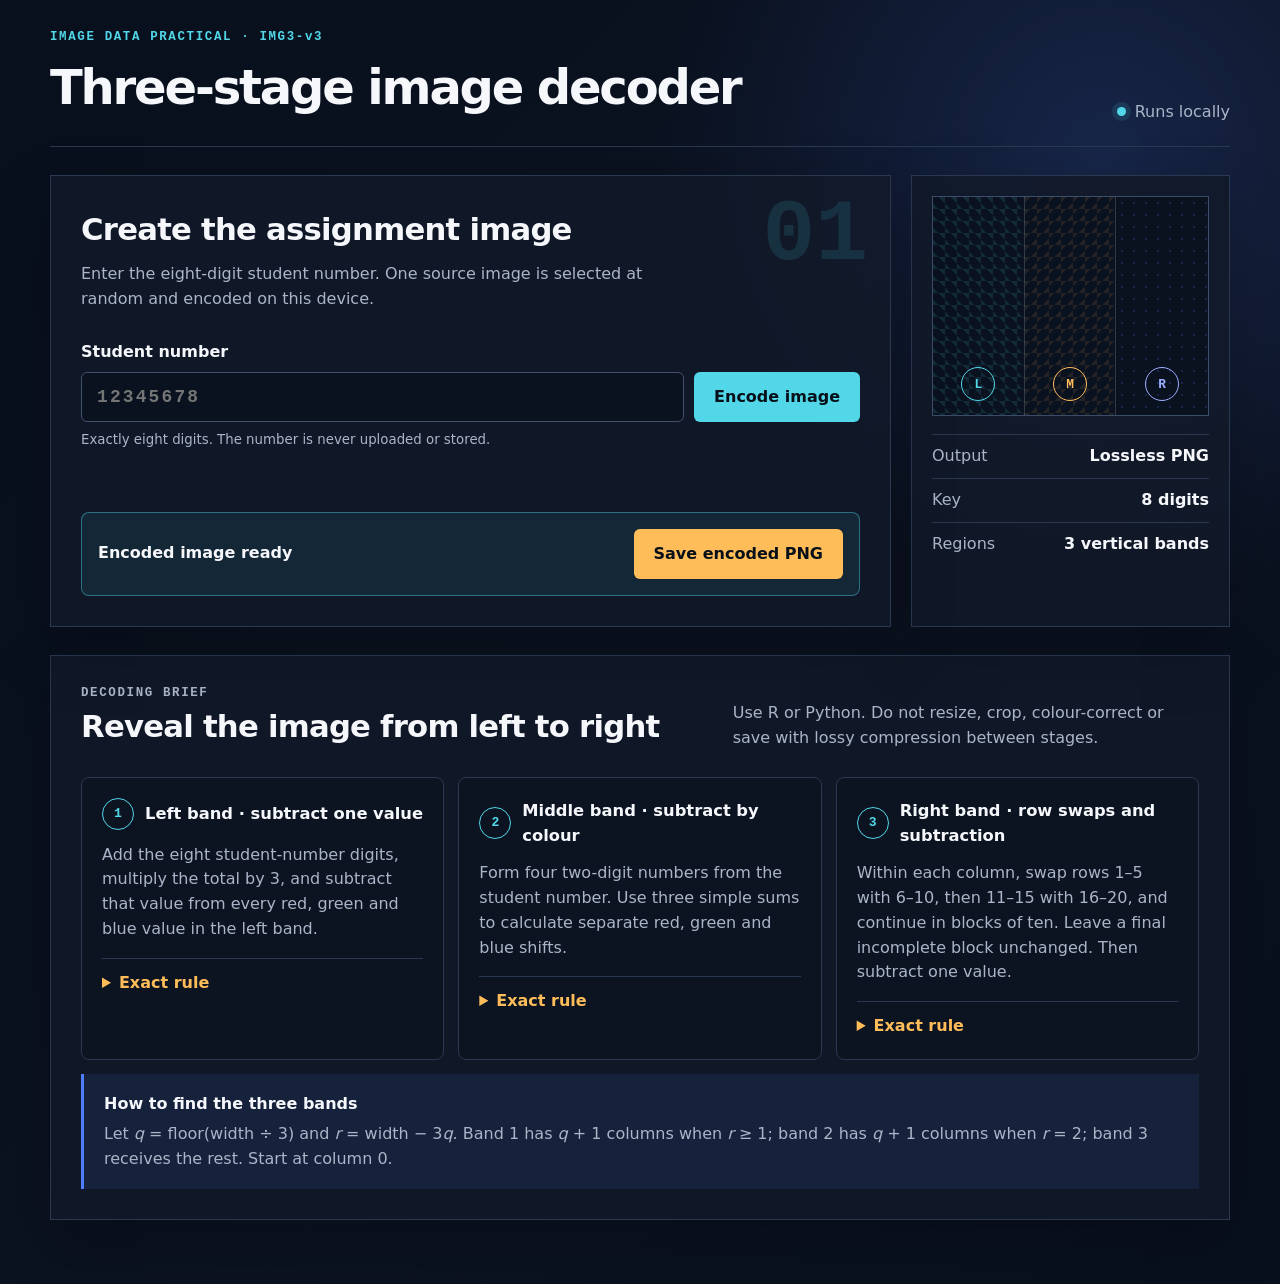
<file: index.html>
<!doctype html>
<html lang="en">
<head>
  <meta charset="utf-8">
  <meta name="viewport" content="width=device-width, initial-scale=1">
  <meta name="description" content="Create a three-stage, student-number keyed image decoding exercise entirely in the browser.">
  <title>Three-stage image decoding assignment</title>
  <link rel="stylesheet" href="styles.css">
</head>
<body>
  <main class="shell">
    <header class="masthead">
      <div>
        <p class="eyebrow">IMAGE DATA PRACTICAL · IMG3-v3</p>
        <h1>Three-stage image decoder</h1>
      </div>
      <div class="local-badge"><span></span>Runs locally</div>
    </header>

    <section class="workspace" aria-labelledby="start-title">
      <div class="control-panel">
        <div class="step-number">01</div>
        <div>
          <h2 id="start-title">Create the assignment image</h2>
          <p>Enter the eight-digit student number. One source image is selected at random and encoded on this device.</p>
        </div>
        <form id="encode-form" novalidate>
          <label for="student-number">Student number</label>
          <div class="input-row">
            <input id="student-number" name="studentNumber" inputmode="numeric" autocomplete="off" maxlength="8" pattern="[0-9]{8}" placeholder="12345678" aria-describedby="number-help form-status">
            <button id="encode-button" type="submit">Encode image</button>
          </div>
          <small id="number-help">Exactly eight digits. The number is never uploaded or stored.</small>
          <p id="form-status" class="status" role="status" aria-live="polite"></p>
        </form>

        <div id="download-panel" class="download-panel" hidden>
          <div>
            <strong>Encoded image ready</strong>
            <span id="file-summary"></span>
          </div>
          <button id="download-button" type="button">Save encoded PNG</button>
        </div>
      </div>

      <aside class="specimen" aria-label="Image encoding structure">
        <div class="specimen-grid" aria-hidden="true">
          <div class="band band-left"><span>L</span></div>
          <div class="band band-middle"><span>M</span></div>
          <div class="band band-right"><span>R</span></div>
        </div>
        <dl>
          <div><dt>Output</dt><dd>Lossless PNG</dd></div>
          <div><dt>Key</dt><dd>8 digits</dd></div>
          <div><dt>Regions</dt><dd>3 vertical bands</dd></div>
        </dl>
      </aside>
    </section>

    <section class="instructions" aria-labelledby="instructions-title">
      <div class="section-heading">
        <p class="eyebrow">DECODING BRIEF</p>
        <h2 id="instructions-title">Reveal the image from left to right</h2>
        <p>Use R or Python. Do not resize, crop, colour-correct or save with lossy compression between stages.</p>
      </div>

      <div class="rules">
        <article>
          <div class="rule-head"><span>1</span><h3>Left band · subtract one value</h3></div>
          <p>Add the eight student-number digits, multiply the total by 3, and subtract that value from every red, green and blue value in the left band.</p>
          <details>
            <summary>Exact rule</summary>
            <p>Let <i>d</i><sub>1</sub>…<i>d</i><sub>8</sub> be the eight student-number digits.</p>
            <p><span class="formula">left shift = 3 × sum(d1…d8)</span><br><span class="formula">answer = encoded − left shift</span><br><span class="formula">decoded = answer − 256 × floor(answer ÷ 256)</span></p>
          </details>
        </article>

        <article>
          <div class="rule-head"><span>2</span><h3>Middle band · subtract by colour</h3></div>
          <p>Form four two-digit numbers from the student number. Use three simple sums to calculate separate red, green and blue shifts.</p>
          <details>
            <summary>Exact rule</summary>
            <p><span class="formula">p1 = 10d1 + d2; p2 = 10d3 + d4</span><br><span class="formula">p3 = 10d5 + d6; p4 = 10d7 + d8</span></p>
            <p><span class="formula">red shift = p1 + p4</span><br><span class="formula">green shift = p2 + p4</span><br><span class="formula">blue shift = p3 + p4</span></p>
            <p>For each channel, calculate <span class="formula">answer = encoded − shift</span>, then use <span class="formula">decoded = answer − 256 × floor(answer ÷ 256)</span>.</p>
          </details>
        </article>

        <article>
          <div class="rule-head"><span>3</span><h3>Right band · row swaps and subtraction</h3></div>
          <p>Within each column, swap rows 1–5 with 6–10, then 11–15 with 16–20, and continue in blocks of ten. Leave a final incomplete block unchanged. Then subtract one value.</p>
          <details>
            <summary>Exact rule</summary>
            <p>Swap complete five-pixel halves for all four channels, including alpha.</p>
            <p><span class="formula">right shift = 2 × sum(d1…d8)</span><br><span class="formula">answer = swapped − right shift</span><br><span class="formula">decoded = answer − 256 × floor(answer ÷ 256)</span></p>
            <p>Apply the subtraction to red, green and blue only.</p>
          </details>
        </article>
      </div>

      <div class="boundary-note">
        <strong>How to find the three bands</strong>
        <p>Let <i>q</i> = floor(width ÷ 3) and <i>r</i> = width − 3<i>q</i>. Band 1 has <i>q</i> + 1 columns when <i>r</i> ≥ 1; band 2 has <i>q</i> + 1 columns when <i>r</i> = 2; band 3 receives the rest. Start at column 0.</p>
      </div>
    </section>
  </main>

  <canvas id="work-canvas" hidden></canvas>
  <script src="app.js"></script>
</body>
</html>
</file>
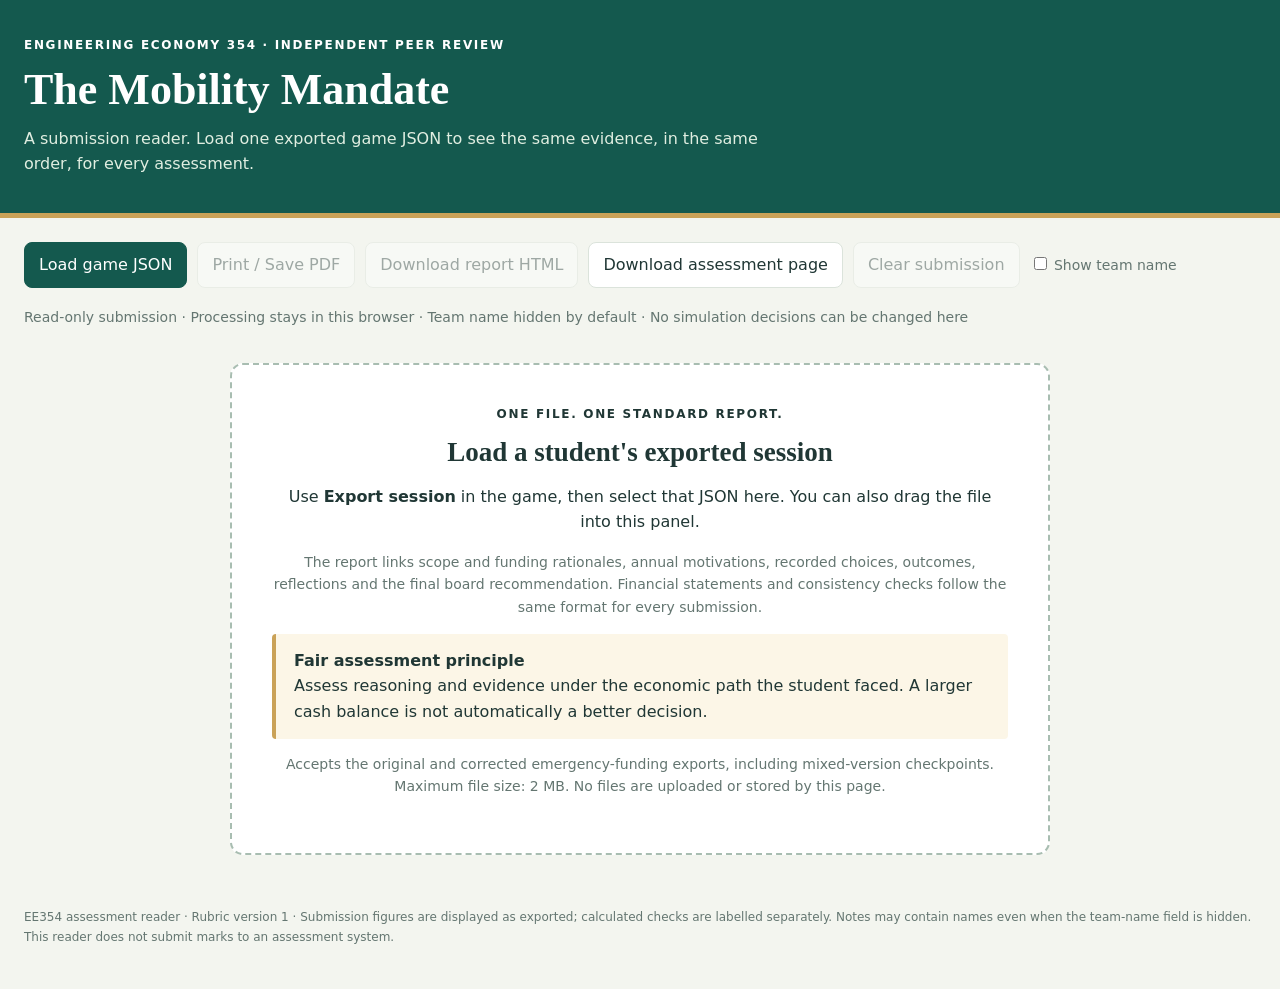
<file: Assess_JSON_web.html>
<!doctype html>
<html lang="en"><head><meta charset="utf-8"><meta name="viewport" content="width=device-width,initial-scale=1"><title>EE354 | Peer Assessment Reader</title>
<style>
:root{--green:#14594e;--ink:#203735;--gold:#caa258;--pale:#eff5ee;--paper:#f3f5ef;--line:#dbe3db;--muted:#647671;--red:#a83e37}*{box-sizing:border-box}body{margin:0;background:var(--paper);font:16px/1.6 system-ui,sans-serif;color:var(--ink)}header{background:var(--green);color:white;padding:36px max(24px,calc((100vw - 1240px)/2));border-bottom:5px solid var(--gold)}h1{font:600 clamp(30px,4vw,44px)/1.15 Georgia,serif;margin:10px 0}h2{font:600 27px/1.2 Georgia,serif;margin:0 0 15px}h3{font-size:18px;margin:18px 0 10px}p{margin:8px 0 16px}.eyebrow{text-transform:uppercase;letter-spacing:.14em;font-size:12px;font-weight:750}.wrap{max-width:1288px;margin:auto;padding:24px}.toolbar{display:flex;align-items:center;gap:10px;flex-wrap:wrap;margin-bottom:18px}button,.filebutton{font:inherit;cursor:pointer;border:1px solid var(--line);border-radius:8px;background:white;padding:9px 14px;color:var(--ink);display:inline-block}button:hover,.filebutton:hover{border-color:var(--green)}button:disabled{cursor:default;opacity:.4}.primary{background:var(--green);color:white;border-color:var(--green)}input[type=file]{position:absolute;width:1px;height:1px;clip:rect(0,0,0,0);overflow:hidden}.filebutton:focus-within{outline:3px solid var(--gold)}.card{background:white;border:1px solid var(--line);border-radius:13px;padding:24px;margin-bottom:20px}.upload{max-width:820px;margin:35px auto;text-align:center;padding:40px;border:2px dashed #a8bdb1}.upload.drag{background:var(--pale);border-color:var(--green)}.muted,.small{color:var(--muted);font-size:14px}.tag{background:var(--pale);color:var(--green);border:1px solid #d0dfd2;padding:4px 10px;border-radius:24px;font-size:12px;font-weight:700;display:inline-block}.badtag{background:#faeae8;color:var(--red)}.tags{display:flex;gap:8px;flex-wrap:wrap}.notice{border-left:4px solid var(--gold);background:#fcf6e7;padding:14px 18px;margin:14px 0;border-radius:4px}.notice.bad{border-color:var(--red);background:#fff0ed}.notice.good{border-color:var(--green);background:var(--pale)}.grid{display:grid;grid-template-columns:1fr 1fr;gap:20px}.layout{display:grid;grid-template-columns:200px minmax(0,1fr);gap:24px}.nav{position:sticky;top:20px;align-self:start}.nav a{display:block;padding:7px 10px;color:var(--green);font-size:14px;text-decoration:none;border-left:2px solid var(--line)}.nav a:hover{border-color:var(--green);background:var(--pale)}a{color:var(--green)}.tablewrap{overflow:auto}table{border-collapse:collapse;width:100%;font-size:14px}th,td{text-align:left;padding:10px 8px;border-bottom:1px solid var(--line);vertical-align:top}th{font-size:12px;text-transform:uppercase;letter-spacing:.03em;color:var(--muted)}.num{text-align:right;font-variant-numeric:tabular-nums;white-space:nowrap}.total td{font-weight:750;border-top:2px solid var(--ink)}.cards{display:grid;grid-template-columns:repeat(3,1fr);gap:12px;margin-top:18px}.metric{background:var(--pale);border:1px solid var(--line);border-radius:8px;padding:14px}.metric strong{font-size:23px;display:block}.metric span{font-size:12px;color:var(--muted)}.badtext{color:var(--red)}.saved{white-space:pre-wrap;overflow-wrap:anywhere;background:#f7f9f5;border-left:3px solid #c8d9c6;padding:15px;line-height:1.65;font-size:15px}.missing{font-style:italic;color:var(--muted)}.sectionno{display:inline-block;font:700 12px system-ui;color:var(--muted);margin-bottom:8px}.intro{max-width:760px}.hash{font:12px ui-monospace,monospace;overflow-wrap:anywhere}details{margin:12px 0}summary{cursor:pointer;font-weight:650}ul,ol{padding-left:23px}.timeline{height:10px;border-radius:9px;background:#dce4da;margin:15px 0;overflow:hidden}.timeline div{height:100%;background:var(--gold)}footer{font-size:12px;color:var(--muted);padding:18px 0}.reporthead{border-top:5px solid var(--green)}.onlyprint{display:none}section{scroll-margin-top:18px}@media(max-width:900px){.layout{display:block}.nav{display:flex;position:static;overflow:auto;margin-bottom:18px}.nav a{white-space:nowrap}.grid{grid-template-columns:1fr}.wrap{padding:15px}.cards{grid-template-columns:1fr 1fr}.card{padding:18px}}@media print{@page{margin:16mm}body{background:white;font-size:10pt;line-height:1.45}header,.toolbar,.nav,.noprint,footer{display:none!important}.wrap{padding:0;max-width:none}.layout{display:block}.card{border:0;border-radius:0;padding:0;margin:0 0 20px;break-inside:auto}.reporthead{border-top:3px solid var(--green);padding-top:12px}.cards{grid-template-columns:repeat(3,1fr)}.grid{display:block}.grid .card{break-inside:avoid}h2,h3,summary{break-after:avoid}tr,.saved,.notice{break-inside:avoid}.saved{white-space:pre-wrap}.tablewrap{overflow:visible}table{font-size:9pt}.onlyprint{display:block}.yearcard{break-before:page}.hash{font-size:8pt}a{color:inherit;text-decoration:none}details{display:block}details>*{display:block}}
</style></head><body>
<header><div class="eyebrow">Engineering Economy 354 · Independent peer review</div><h1>The Mobility Mandate</h1><p style="max-width:780px;color:#e0eee1;margin:0">A submission reader. Load one exported game JSON to see the same evidence, in the same order, for every assessment.</p></header>
<main class="wrap"><div class="toolbar"><label class="filebutton primary">Load game JSON<input id="file" type="file" accept=".json,application/json" aria-label="Load exported Mobility Mandate JSON"></label><button id="print" disabled>Print / Save PDF</button><button id="downloadReport" disabled>Download report HTML</button><button id="downloadReader">Download assessment page</button><button id="clear" disabled>Clear submission</button><label class="small"><input type="checkbox" id="identity"> Show team name</label></div><p class="small noprint">Read-only submission · Processing stays in this browser · Team name hidden by default · No simulation decisions can be changed here</p><div id="error" role="alert"></div><div id="report" aria-live="polite"><section id="drop" class="card upload"><div class="eyebrow">One file. One standard report.</div><h2 style="margin-top:12px">Load a student's exported session</h2><p>Use <b>Export session</b> in the game, then select that JSON here. You can also drag the file into this panel.</p><p class="muted">The report links scope and funding rationales, annual motivations, recorded choices, outcomes, reflections and the final board recommendation. Financial statements and consistency checks follow the same format for every submission.</p><div class="notice" style="text-align:left"><b>Fair assessment principle</b><br>Assess reasoning and evidence under the economic path the student faced. A larger cash balance is not automatically a better decision.</div><p class="small">Accepts the original and corrected emergency-funding exports, including mixed-version checkpoints. Maximum file size: 2 MB. No files are uploaded or stored by this page.</p></section></div><footer>EE354 assessment reader · Rubric version 1 · Submission figures are displayed as exported; calculated checks are labelled separately. Notes may contain names even when the team-name field is hidden. This reader does not submit marks to an assessment system.</footer></main>
<script>
'use strict';
const VERSION=1;
const esc=x=>String(x).replace(/[&<>"']/g,c=>({'&':'&amp;','<':'&lt;','>':'&gt;','"':'&quot;',"'":'&#39;'}[c]));
const money=x=>Number.isFinite(x)?(x<0?'−R':'R')+Math.abs(x).toFixed(3)+'m':'Not recorded';
const pct=x=>Number.isFinite(x)?(x*100).toFixed(1)+'%':'Not recorded';
const PA=(i,n)=>Math.abs(i)<1e-10?n:(1-Math.pow(1+i,-n))/i;
const PROJECTS={compact:{name:'Compact corridor',capex:6,publicCapex:9,benefit:2.4,publicCost:.7,revenue:8,opcost:6,jobs:48},expanded:{name:'Expanded network',capex:10,publicCapex:16,benefit:3.8,publicCost:1.2,revenue:12,opcost:9,jobs:72}};
const EVENTS={balanced:[{name:'Launch year',text:'The municipality signs the service agreement. Demand matches the base forecast; collections take time.',inflation:.05,rate:.11,demand:1,ar:.20},{name:'Inflation and monetary tightening',text:'A supply-cost shock raises inflation. In this scenario the central bank raises its policy rate; floating-rate borrowing and bond yields rise. The debt market reprices existing bonds.',inflation:.08,rate:.15,demand:.97,ar:.28},{name:'A weaker economy',text:'Customer demand falls and municipal collections slow. Revenue recognition and cash collection now diverge sharply.',inflation:.06,rate:.14,demand:.86,ar:.38},{name:'Recovery with oversight',text:'Demand recovers. The municipal oversight committee examines service quality, labour transition and financial disclosure.',inflation:.04,rate:.12,demand:1.05,ar:.23},{name:'Contract review',text:'The municipality evaluates renewal. Performance and trust affect demand; final cash and the remaining assets must be accounted for.',inflation:.04,rate:.11,demand:1.08,ar:.18}],stress:[{name:'Launch under pressure',text:'Opening demand is weaker than forecast and collections are slower.',inflation:.06,rate:.12,demand:.95,ar:.25},{name:'Severe supply shock',text:'Costs rise rapidly, policy tightens and floating-rate debt reprices.',inflation:.10,rate:.17,demand:.90,ar:.35},{name:'Recession and late payments',text:'A recession reduces demand. Municipal payments are delayed.',inflation:.07,rate:.16,demand:.72,ar:.50},{name:'Partial recovery',text:'Demand returns gradually. The oversight committee reviews the project.',inflation:.05,rate:.14,demand:.92,ar:.35},{name:'Fragile renewal',text:'Renewal depends on service delivery and public confidence.',inflation:.05,rate:.13,demand:1,ar:.25}],recovery:[{name:'Healthy launch',text:'Demand starts above the base forecast.',inflation:.04,rate:.10,demand:1.03,ar:.18},{name:'Moderate tightening',text:'A moderate supply shock increases costs and rates.',inflation:.06,rate:.12,demand:1.02,ar:.22},{name:'Soft landing',text:'Demand remains stable as inflation declines.',inflation:.04,rate:.11,demand:1.02,ar:.23},{name:'Broad recovery',text:'Demand and collections improve. The oversight committee still reviews disclosure and service standards.',inflation:.03,rate:.10,demand:1.12,ar:.18},{name:'Strong renewal market',text:'A healthy economy supports renewal demand.',inflation:.03,rate:.09,demand:1.18,ar:.15}]};
const initial=()=>({version:VERSION,modelRevision:2,legacyYears:0,team:'Board team',view:'play',stage:'setup',path:'balanced',project:'compact',finance:'mixed',year:0,cash:4,ar:1,ppe:3,debt:2,payables:1,equity:5,retained:0,ownership:1,trust:75,service:85,jobs:48,automated:false,autoDep:0,fakeAR:0,cpi:1,priceIndex:1,log:[],notes:{},history:[],funding:0,initialInvestment:0,lastDraft:null});
function financeInfo(f,c){if(f==='debt')return {loan:c*.85,issue:c*.15,rate:'Floating: event borrowing rate',fixed:false};if(f==='bond')return {loan:c*.7,issue:c*.3,rate:'New 5-year bond at fixed 11% coupon',fixed:true};return {loan:c*.25,issue:c*.75,rate:'Floating: event borrowing rate',fixed:false};}
const clamp=x=>Math.max(0,Math.min(100,x));
function replayCurrent(state,a){const z=structuredClone(state),y=z.year+1,p=PROJECTS[z.project],e=EVENTS[z.path][z.year],opening={cash:z.cash,ar:z.ar,ppe:z.ppe,debt:z.debt,equity:z.equity};z.cpi*=1+e.inflation;let newLoan=0,newShares=0,capex=0,extraExpense=0,audit=0,writeoff=z.fakeAR,events=[];
if(a.finance==='shares'&&z.equity>0){newShares=1.5;z.ownership*=z.equity/(z.equity+1.5);z.equity+=1.5;events.push('R1.50m new shares issued; ownership diluted.');}
if(writeoff>0){audit=.35;z.trust-=20;z.fakeAR=0;events.push('Audit reverses unearned receivable; penalty R0.35m and trust −20.');}
if(a.price==='premium'){z.priceIndex*=(1+e.inflation)*1.08;z.trust-=6;}else if(a.price==='discount'){z.trust+=4;}else z.priceIndex*=1+e.inflation;
if(!z.automated&&(a.labour==='automate'||a.labour==='layoff')){capex=2*z.cpi;z.autoDep=capex/(6-y);z.automated=true;z.jobs=Math.round(p.jobs*.75);if(a.labour==='automate'){extraExpense+=.4*z.cpi;z.trust+=4;z.service+=5;events.push('Automation with funded workforce transition.');}else{z.trust-=18;z.service-=8;events.push('Abrupt job losses reduce confidence and service.');}}
else if(a.labour==='retrain'){extraExpense+=(z.automated?.2:.25)*z.cpi;z.service+=5;z.trust+=3;}
if(a.maintenance==='resilient'){extraExpense+=.3*z.cpi;z.service+=7;z.trust+=2;}else if(a.maintenance==='cut'){extraExpense-=.25*z.cpi;z.service-=12;z.trust-=4;}else z.service-=2;
z.trust=clamp(z.trust);z.service=clamp(z.service);
const demand=e.demand*(a.price==='premium'?.92:a.price==='discount'?1.05:1),quality=.8+.2*z.service/100,confidence=.85+.15*z.trust/100;
const earned=p.revenue*z.priceIndex*demand*quality*confidence,unearned=y===1&&a.report==='aggressive'?1.2:0;z.fakeAR=unearned;
const revenue=earned+unearned,operating=p.opcost*z.cpi*(z.automated?.82:1)+extraExpense+audit,dep=(3+p.capex)/5+z.autoDep,ebit=revenue-operating-dep-writeoff;
const fixed=z.finance==='bond'?z.funding:0,interest=fixed*.11+(z.debt-fixed)*e.rate,pretax=ebit-interest,tax=Math.max(0,pretax)*.28,profit=pretax-tax;
z.ar=earned*e.ar+unearned;const deltaAR=z.ar-opening.ar,cfo=profit+dep-deltaAR;z.cash+=cfo+newShares-capex;const cashBeforeEmergency=z.cash,emergencyNeed=Math.max(0,-cashBeforeEmergency);if(a.finance==='loan'){newLoan=Math.min(1.5,emergencyNeed);z.cash+=newLoan;z.debt+=newLoan;events.push(newLoan>0?'Emergency facility drawn '+money(newLoan)+' against a cash shortfall of '+money(emergencyNeed)+'. Interest starts next year.':'Emergency facility authorised but not drawn: no cash shortfall.');if(emergencyNeed>1.5)events.push('The R1.50m facility limit leaves an unfunded shortfall of '+money(emergencyNeed-1.5)+'.');}z.ppe=Math.max(0,z.ppe+capex-dep);z.retained+=profit;z.equity+=profit;
const dividend=a.dividend==='pay'&&newLoan===0&&y<5?Math.max(0,Math.min(.4,z.retained,z.cash-1)):0;z.cash-=dividend;z.retained-=dividend;z.equity-=dividend;
const publicMultiplier=(z.service/100)*(.7+.3*z.trust/100),publicActual=p.benefit*publicMultiplier;
const r={year:y,event:e.name,inflation:e.inflation,rate:e.rate,cpi:z.cpi,opening,decisions:a,earned,unearned,revenue,operating,dep,writeoff,ebit,interest,tax,profit,deltaAR,cfo,cashBeforeEmergency,emergencyNeed,newLoan,newShares,capex,dividend,cash:z.cash,ar:z.ar,ppe:z.ppe,debt:z.debt,equity:z.equity,payables:z.payables,trust:z.trust,service:z.service,jobs:z.jobs,ownership:z.ownership,publicActual,events,balanceError:z.cash+z.ar+z.ppe-z.debt-z.payables-z.equity};
z.history.push(r);z.log.push({year:y,title:e.name,text:'Profit '+money(profit)+'; operating cash '+money(cfo)+'; closing cash '+money(z.cash)+'; service '+z.service.toFixed(0)+'/100.'});z.year=y;z.lastDraft=a;z.stage=z.cash<0||z.equity<=0?'distress':y===5?'complete':'result';return z;}
function replayLegacy(state,a){const z=structuredClone(state),y=z.year+1,p=PROJECTS[z.project],e=EVENTS[z.path][z.year],opening={cash:z.cash,ar:z.ar,ppe:z.ppe,debt:z.debt,equity:z.equity};z.cpi*=1+e.inflation;let newLoan=0,newShares=0,capex=0,extraExpense=0,audit=0,writeoff=z.fakeAR,events=[];
if(a.finance==='loan'){newLoan=1.5;z.debt+=1.5;events.push('R1.50m emergency debt raised.');}if(a.finance==='shares'&&z.equity>0){newShares=1.5;z.ownership*=z.equity/(z.equity+1.5);z.equity+=1.5;events.push('R1.50m new shares issued; ownership diluted.');}
if(writeoff>0){audit=.35;z.trust-=20;z.fakeAR=0;events.push('Audit reverses unearned receivable; penalty R0.35m and trust −20.');}
if(a.price==='premium'){z.priceIndex*=(1+e.inflation)*1.08;z.trust-=6;}else if(a.price==='discount'){z.trust+=4;}else z.priceIndex*=1+e.inflation;
if(!z.automated&&(a.labour==='automate'||a.labour==='layoff')){capex=2*z.cpi;z.autoDep=capex/(6-y);z.automated=true;z.jobs=Math.round(p.jobs*.75);if(a.labour==='automate'){extraExpense+=.4*z.cpi;z.trust+=4;z.service+=5;events.push('Automation with funded workforce transition.');}else{z.trust-=18;z.service-=8;events.push('Abrupt job losses reduce confidence and service.');}}
else if(a.labour==='retrain'){extraExpense+=(z.automated?.2:.25)*z.cpi;z.service+=5;z.trust+=3;}
if(a.maintenance==='resilient'){extraExpense+=.3*z.cpi;z.service+=7;z.trust+=2;}else if(a.maintenance==='cut'){extraExpense-=.25*z.cpi;z.service-=12;z.trust-=4;}else z.service-=2;
z.trust=clamp(z.trust);z.service=clamp(z.service);
const demand=e.demand*(a.price==='premium'?.92:a.price==='discount'?1.05:1),quality=.8+.2*z.service/100,confidence=.85+.15*z.trust/100;
const earned=p.revenue*z.priceIndex*demand*quality*confidence,unearned=y===1&&a.report==='aggressive'?1.2:0;z.fakeAR=unearned;
const revenue=earned+unearned,operating=p.opcost*z.cpi*(z.automated?.82:1)+extraExpense+audit,dep=(3+p.capex)/5+z.autoDep,ebit=revenue-operating-dep-writeoff;
const fixed=z.finance==='bond'?z.funding:0,interest=fixed*.11+(z.debt-fixed)*e.rate,pretax=ebit-interest,tax=Math.max(0,pretax)*.28,profit=pretax-tax;
z.ar=earned*e.ar+unearned;const deltaAR=z.ar-opening.ar,cfo=profit+dep-deltaAR;z.cash+=cfo+newLoan+newShares-capex;z.ppe=Math.max(0,z.ppe+capex-dep);z.retained+=profit;z.equity+=profit;
const dividend=a.dividend==='pay'?Math.max(0,Math.min(.4,z.retained,z.cash-1)):0;z.cash-=dividend;z.retained-=dividend;z.equity-=dividend;
const publicMultiplier=(z.service/100)*(.7+.3*z.trust/100),publicActual=p.benefit*publicMultiplier;
const r={year:y,event:e.name,inflation:e.inflation,rate:e.rate,cpi:z.cpi,opening,decisions:a,earned,unearned,revenue,operating,dep,writeoff,ebit,interest,tax,profit,deltaAR,cfo,newLoan,newShares,capex,dividend,cash:z.cash,ar:z.ar,ppe:z.ppe,debt:z.debt,equity:z.equity,payables:z.payables,trust:z.trust,service:z.service,jobs:z.jobs,ownership:z.ownership,publicActual,events,balanceError:z.cash+z.ar+z.ppe-z.debt-z.payables-z.equity};
z.history.push(r);z.log.push({year:y,title:e.name,text:'Profit '+money(profit)+'; operating cash '+money(cfo)+'; closing cash '+money(z.cash)+'; service '+z.service.toFixed(0)+'/100.'});z.year=y;z.lastDraft=a;z.stage=z.cash<0||z.equity<=0?'distress':y===5?'complete':'result';return z;}

const LABELS={project:{compact:'Compact corridor',expanded:'Expanded network'},finance:{debt:'Debt-heavy bank funding',bond:'Fixed-coupon bond issue',mixed:'Equity-heavy funding'},path:{balanced:'Balanced: tightening, recession, recovery',stress:'Stress: inflation and collections crisis',recovery:'Recovery: soft landing'},price:{fair:'Index tariff to inflation',premium:'Inflation plus 8% tariff increase',discount:'Freeze tariff'},labour:{retain:'Retain current workforce / technology',retrain:'Train workforce',automate:'Automate with transition',layoff:'Automate without transition'},maintenance:{standard:'Standard maintenance',resilient:'Resilient maintenance',cut:'Cut maintenance'},report:{honest:'Recognise earned revenue only',aggressive:'Recognise R1.20m unearned revenue'},funding:{none:'No additional funding',loan:'Emergency facility / loan selected',shares:'New R1.50m primary share issue'},dividend:{retain:'Retain cash',pay:'Pay dividend subject to constraints'}};
const NUMBERS=['revenue','earned','unearned','operating','dep','writeoff','ebit','interest','tax','profit','deltaAR','cfo','newLoan','newShares','capex','dividend','cash','ar','ppe','debt','equity','payables','trust','service','jobs','ownership','publicActual','rate','inflation','cpi'];
const STATE_NUMBERS=['cash','ar','ppe','debt','payables','equity','retained','ownership','trust','service','jobs','autoDep','fakeAR','cpi','priceIndex','funding','initialInvestment'];
let loaded=null,reportID='',digest='',fileLabel='',loadSequence=0;
function requireValue(ok,message){if(!ok)throw Error(message);}
function validate(t){requireValue(t&&typeof t==='object'&&!Array.isArray(t),'This file must contain a game-session object.');requireValue(t.version===1,'Unsupported export format. Use a Mobility Mandate version 1 session export.');for(const k of ['project','finance','path'])requireValue(typeof t[k]==='string'&&Object.hasOwn(LABELS[k],t[k]),'Invalid '+k+' setting.');requireValue(Number.isInteger(t.year)&&t.year>=0&&t.year<=5,'Year must be between 0 and 5.');requireValue(['setup','funding','run','result','complete','distress'].includes(t.stage),'Unrecognised session stage.');requireValue(t.modelRevision===undefined||t.modelRevision===1||t.modelRevision===2,'This model revision is not supported; do not assess it with this reader.');if(t.legacyYears!==undefined)requireValue(Number.isInteger(t.legacyYears)&&t.legacyYears>=0&&t.legacyYears<=t.year,'Invalid legacy-year count.');requireValue(t.notes&&typeof t.notes==='object'&&!Array.isArray(t.notes),'Missing board-notes object.');for(const [k,v] of Object.entries(t.notes))requireValue(typeof v==='string'&&v.length<=200000,'Invalid or oversized written note: '+k);requireValue(typeof t.team==='string'&&t.team.length<=1000,'Missing or invalid team name.');for(const k of STATE_NUMBERS)requireValue(Number.isFinite(t[k])&&Math.abs(t[k])<1e10,'Missing or invalid closing figure: '+k);requireValue(Array.isArray(t.history)&&t.history.length===t.year,'History length does not match the year.');t.history.forEach((h,i)=>{requireValue(h&&h.year===i+1,'Years must be consecutive, starting at Year 1.');for(const k of NUMBERS)requireValue(Number.isFinite(h[k])&&Math.abs(h[k])<1e10,'Year '+h.year+': missing or invalid '+k+'.');requireValue(h.opening&&typeof h.opening==='object','Missing opening financial position in Year '+h.year);for(const k of ['cash','ar','ppe','debt','equity'])requireValue(Number.isFinite(h.opening[k]),'Missing Year '+h.year+' opening '+k);requireValue(h.decisions&&typeof h.decisions==='object','Missing decisions in Year '+h.year);for(const [k,dict] of [['price','price'],['labour','labour'],['maintenance','maintenance'],['report','report'],['finance','funding'],['dividend','dividend']])requireValue(typeof h.decisions[k]==='string'&&Object.hasOwn(LABELS[dict],h.decisions[k]),'Year '+h.year+': invalid '+k+' choice.');requireValue(Array.isArray(h.events)&&h.events.every(e=>typeof e==='string'&&e.length<10000),'Invalid event notes in Year '+h.year);});return t;}
function rules(t,year){return t.modelRevision!==2||year<=(t.legacyYears||0)?'legacy':'current';}
function ruleLabel(t){return t.modelRevision!==2?'Original model: full R1.50m loan when selected':t.legacyYears?'Mixed model: original rules in Years 1–'+t.legacyYears+', corrected facility thereafter':'Corrected model: draw only an authorised shortfall';}
function close(a,b){return Math.abs(a-b)<0.00001;}
function replay(t){let z=initial();z.project=t.project;z.finance=t.finance;z.path=t.path;if(!['setup','funding'].includes(t.stage)||t.year>0){const p=PROJECTS[t.project],f=financeInfo(t.finance,p.capex);z.ppe+=p.capex;z.debt+=f.loan;z.equity+=f.issue;z.funding=f.loan;z.initialInvestment=p.capex;z.ownership=5/(5+f.issue);z.jobs=p.jobs;z.stage='run';}const mismatches=[],transitions=[];let stopped=false;t.history.forEach(h=>{if(stopped)transitions.push('Year '+h.year+' follows a distress stop in the reproduced run.');z=rules(t,h.year)==='legacy'?replayLegacy(z,h.decisions):replayCurrent(z,h.decisions);const expected=z.history.at(-1);for(const k of NUMBERS)if(!close(h[k],expected[k]))mismatches.push('Year '+h.year+' '+k+': exported '+h[k].toFixed(6)+', reproduced '+expected[k].toFixed(6));for(const k of ['cash','ar','ppe','debt','equity'])if(!close(h.opening[k],expected.opening[k]))mismatches.push('Year '+h.year+' opening '+k+' differs from reproduced opening.');if(h.event!==EVENTS[t.path][h.year-1].name)mismatches.push('Year '+h.year+' economic-event label differs from its scenario.');stopped=z.stage==='distress';});for(const k of STATE_NUMBERS)if(!close(t[k],z[k]))mismatches.push('Export closing '+k+' differs from the reproduced state.');const stageProblem=(t.stage==='complete'&&t.year!==5)||(t.year===5&&!['complete','distress'].includes(t.stage))||(['setup','funding'].includes(t.stage)&&t.year>0)||(['run','result'].includes(t.stage)&&t.year>=5)||(t.stage==='result'&&t.year===0)||(t.stage==='distress'&&!stopped)||(stopped&&t.stage!=='distress');if(stageProblem)transitions.push('Session completion/stage does not agree with its reproduced financial state.');return {state:z,mismatches,transitions};}
function checks(t){const out=[];function check(label,ok){out.push({label,ok});}for(const h of t.history){check('Year '+h.year+': balance sheet balances',close(h.cash+h.ar+h.ppe,h.debt+h.payables+h.equity));check('Year '+h.year+': profit reconciles to operating cash',close(h.cfo,h.profit+h.dep-h.deltaAR));check('Year '+h.year+': cash movement reconciles',close(h.cash,h.opening.cash+h.cfo+h.newLoan+h.newShares-h.capex-h.dividend));check('Year '+h.year+': EBIT and net profit reconcile',close(h.ebit,h.revenue-h.operating-h.dep-h.writeoff)&&close(h.profit,h.ebit-h.interest-h.tax));}return out;}
function numberTable(items){return '<table><tbody>'+items.map(([k,v,total])=>'<tr class="'+(total?'total':'')+'"><td>'+k+'</td><td class="num">'+v+'</td></tr>').join('')+'</tbody></table>';}
function noteHTML(t,key){const n=Object.hasOwn(t.notes,key)?t.notes[key]:'';return n.trim()?'<div class="saved">'+esc(n)+'</div>':'<div class="saved missing">Not recorded in the exported file.</div>';}
function badge(text,bad=false){return '<span class="tag '+(bad?'badtag':'')+'">'+esc(text)+'</span>';}
function metric(label,value,bad=false){return '<div class="metric"><span>'+label+'</span><strong class="'+(bad?'badtext':'')+'">'+value+'</strong></div>';}
function financials(h){return '<div class="grid"><div><h3>Income statement</h3>'+numberTable([['Earned service revenue',money(h.earned)],['Unearned revenue recognised',money(h.unearned)],['Reported total revenue',money(h.revenue),true],['Operating expenses',money(-h.operating)],['Depreciation',money(-h.dep)],['Receivable write-off',money(-h.writeoff)],['EBIT',money(h.ebit),true],['Interest',money(-h.interest)],['Tax',money(-h.tax)],['Net profit',money(h.profit),true]])+'</div><div><h3>Balance sheet · before principal repayment</h3>'+numberTable([['Cash',money(h.cash)],['Receivables',money(h.ar)],['Equipment, net',money(h.ppe)],['Total assets',money(h.cash+h.ar+h.ppe),true],['Debt',money(h.debt)],['Trade payables',money(h.payables)],['Book equity',money(h.equity)],['Liabilities + equity',money(h.debt+h.payables+h.equity),true],['Calculated balance difference',money(h.cash+h.ar+h.ppe-h.debt-h.payables-h.equity)]])+'</div></div><h3>Cash-flow reconciliation</h3>'+numberTable([['Net profit',money(h.profit)],['Add back depreciation',money(h.dep)],['Less receivables increase / add decrease',money(-h.deltaAR)],['Operating cash flow',money(h.cfo),true],['Equipment purchases',money(-h.capex)],['Loan actually drawn',money(h.newLoan)],['New share proceeds',money(h.newShares)],['Dividend actually paid',money(-h.dividend)],['Change in cash',money(h.cash-h.opening.cash),true],['Opening cash',money(h.opening.cash)],['Closing cash · before debt repayment',money(h.cash),true]])+'<p class="small">Expense outflows are displayed negative. Opening funding and capex occur at launch and are reported separately. Depreciation is noncash. Receivable movements include any recorded unearned-revenue reversal.</p>';}
function yearHTML(t,h){const e=EVENTS[t.path][h.year-1],r=h.decisions;return '<section id="year'+h.year+'" class="card yearcard"><div class="sectionno">DECISION RECORD · YEAR '+h.year+'</div><h2>'+esc(e.name)+'</h2><div class="tags">'+badge('Inflation '+pct(e.inflation))+badge('Floating borrowing '+pct(e.rate))+badge('Demand factor '+e.demand.toFixed(2))+badge(rules(t,h.year)==='legacy'?'Original loan rules':'Corrected emergency rules',rules(t,h.year)==='legacy')+'</div><p>'+esc(e.text)+'</p><h3>1 · Saved motivation / calculation</h3>'+noteHTML(t,'year'+h.year)+'<p class="small">The game saves one combined rationale for the year, not six separate motivations. These are saved notes; their time of writing is not certified.</p><h3>2 · Recorded choices</h3><table><thead><tr><th>Decision</th><th>Selected option</th><th>Actual funding / distribution</th></tr></thead><tbody>'+[['Tariff',LABELS.price[r.price],'—'],['Workforce / technology',LABELS.labour[r.labour],'Capex '+money(h.capex)],['Maintenance',LABELS.maintenance[r.maintenance],'—'],['Reporting',LABELS.report[r.report],'Unearned recognition '+money(h.unearned)],['Working-capital funding',r.finance==='loan'?(rules(t,h.year)==='legacy'?'Take emergency R1.50m loan':'Authorise facility up to R1.50m'):LABELS.funding[r.finance],'Loan drawn '+money(h.newLoan)+'; new shares '+money(h.newShares)],['Dividend',LABELS.dividend[r.dividend],'Paid '+money(h.dividend)]].map(([a,b,c])=>'<tr><td>'+a+'</td><td>'+esc(b)+'</td><td>'+c+'</td></tr>').join('')+'</tbody></table><h3>3 · Recorded results</h3><div class="cards">'+metric('Net profit',money(h.profit),h.profit<0)+metric('Operating cash',money(h.cfo),h.cfo<0)+metric('Closing cash · before repayment',money(h.cash),h.cash<0)+metric('Debt',money(h.debt))+metric('Equity',money(h.equity),h.equity<=0)+metric('Jobs · trust · service',h.jobs+' · '+h.trust.toFixed(0)+' · '+h.service.toFixed(0))+'</div>'+h.events.map(ev=>'<div class="notice">'+esc(ev)+'</div>').join('')+'<h3>4 · Saved reflection</h3>'+noteHTML(t,'reflect'+h.year)+(h.year===5?'<p class="small">The game uses the final board recommendation instead of a separate Year 5 reflection prompt.</p>':'')+'<details open><summary>Year '+h.year+' financial statements and cash reconciliation</summary>'+financials(h)+'</details></section>';}
function rubric(){return '<section class="card" id="rubric"><div class="sectionno">COMMON ASSESSMENT BASIS</div><h2>Peer-review rubric · 20 marks</h2><p>Record marks and feedback in your assessment system. This page does not assign a score or rank the financial outcome.</p><div class="tablewrap"><table><thead><tr><th>Criterion · 5 marks each</th><th>Evidence to assess</th><th>High-quality reasoning</th></tr></thead><tbody><tr><td>Economic calculation</td><td>Scope and funding rationales; annual calculations; public appraisal and settlement.</td><td>Correct method, units, timing and viewpoint; explicit assumptions; separates profit, cash and financing.</td></tr><tr><td>Statement interpretation</td><td>Motivations, reflections and final recommendation alongside the statements.</td><td>Explains cash/profit divergence, receivables, debt maturity, liquidity and equity with figures.</td></tr><tr><td>Causal reasoning and assumptions</td><td>Choices under each known economic briefing; later reflection and adaptation.</td><td>Defends expected trade-offs using information then available; distinguishes the decision from the shock.</td></tr><tr><td>Ethical and stakeholder judgement</td><td>Disclosure, workforce transition, tariffs, maintenance and dividends.</td><td>Considers truthful reporting, affordability, employment, service quality and sustainable obligations.</td></tr></tbody></table></div><h3>Apply the same scale to each criterion</h3><p><b>0:</b> no assessable evidence. <b>1:</b> unsupported or substantially incorrect. <b>2:</b> partial reasoning with material gaps. <b>3:</b> broadly sound, with some omissions. <b>4:</b> clear, correct and well supported. <b>5:</b> thorough, integrated reasoning with justified assumptions and limitations.</p><div class="notice">Do not award marks solely for cash, profit, model-check status or survival. Compare raw outcomes only under comparable scope, economic path and model rules. A well-justified decision can have an adverse outcome. Use missing notes as missing evidence; do not invent a motivation from the choices.</div><p class="small">Team names are hidden by default; names written inside motivations remain visible. Apply any lecturer-issued rubric in preference to this common guide. A failed consistency check calls for clarification, not an automatic allegation or mark deduction.</p></section>';}
function reportHTML(t,id,hash,showIdentity){const p=PROJECTS[t.project],last=t.history.at(-1),rv=replay(t),cs=checks(t),bad=cs.filter(c=>!c.ok),flag=bad.length+rv.mismatches.length+rv.transitions.length,legacy=t.modelRevision!==2||(t.legacyYears||0)>0,complete=t.year===5,notes=Object.values(t.notes).filter(n=>n.trim()).length;const nav='<aside class="nav noprint"><a href="#overview">Overview</a><a href="#evidence">Evidence checks</a><a href="#launch">Scope & funding</a>'+t.history.map(h=>'<a href="#year'+h.year+'">Year '+h.year+'</a>').join('')+'<a href="#final">Final statements</a><a href="#public">Public value</a><a href="#recommendation">Board recommendation</a><a href="#rubric">Assessment rubric</a></aside>';const initialFunding=financeInfo(t.finance,p.capex);let body='<section class="card reporthead" id="overview"><div class="eyebrow">Mobility Mandate · Submission report</div><h2>'+esc(id)+'</h2>'+(showIdentity?'<p><b>Team:</b> '+esc(t.team)+'</p>':'<p class="small">Team-name field hidden. Written motivations are reproduced verbatim and may identify their author.</p>')+'<div class="tags">'+badge(LABELS.project[t.project])+badge(LABELS.finance[t.finance])+badge(LABELS.path[t.path])+badge('Years recorded: '+t.year+'/5')+'</div><div class="timeline"><div style="width:'+(t.year/5*100)+'%"></div></div><p><b>Model rules:</b> '+esc(ruleLabel(t))+'<br><b>Completion:</b> '+(complete?'Five years recorded'+(t.stage==='distress'?' · ended in distress':''):t.stage==='distress'?'Stopped in distress after Year '+t.year:'Interim checkpoint; not a completed five-year submission')+'<br><b>Saved note fields:</b> '+notes+'</p>'+(legacy?'<div class="notice">This submission contains original full-loan-rule years. Those results are preserved and checked under those rules. Do not compare its raw cash or profit directly with a corrected-model run.</div>':'')+(!complete?'<div class="notice">This is a partial / early-stop record. Final five-year settlement is not calculated. Assess the recorded reasoning and completion requirements separately.</div>':'')+'<p class="small">Monetary values are Rm (millions of rand). Company figures are nominal; public appraisal is in constant Year-0 rands. The report preserves the export; calculated checks do not overwrite it.</p></section>';
body+='<section class="card" id="evidence"><div class="sectionno">EVIDENCE AND RECONCILIATION</div><h2>'+(!flag?'Recorded figures reconcile':'Review required: inconsistencies found')+'</h2><div class="notice '+(flag?'bad':'good')+'">'+(flag?flag+' check discrepancies / sequence issues need clarification.':'Financial identities and deterministic model replay match the submitted figures within R0.00001m (R10).')+'</div><p>Reconciliation checks compare the statements, cash movements and the recorded decisions with the declared model rules. They do not establish who wrote the notes, whether the file was altered, or when motivations were entered.</p><details open><summary>Check summary</summary><ul><li>Accounting identities: '+(cs.length-bad.length)+' of '+cs.length+' passed.</li><li>Model replay: '+rv.mismatches.length+' numerical / event discrepancies.</li><li>Decision sequence / completion: '+rv.transitions.length+' issues.</li></ul>'+(flag?'<ul>'+[...bad.map(c=>c.label),...rv.mismatches,...rv.transitions].map(m=>'<li>'+esc(m)+'</li>').join('')+'</ul>':'')+'</details><p class="small">'+(hash.startsWith('SHA-256:')?'File fingerprint (not a signature)':'Local report identifier (fingerprinting unavailable)')+':</p><p class="hash">'+esc(hash)+'</p></section>';
body+='<section class="card" id="launch"><div class="sectionno">INITIAL DECISIONS</div><h2>Scope and financing</h2><h3>Scope motivation / calculation</h3>'+noteHTML(t,'setup')+'<p><b>Chosen scope:</b> '+esc(p.name)+'. Company capex '+money(p.capex)+'; public infrastructure '+money(p.publicCapex)+'.</p><h3>Funding motivation / calculation</h3>'+noteHTML(t,'funding')+'<p><b>Funding choice:</b> '+esc(LABELS.finance[t.finance])+'.</p>'+(['setup','funding'].includes(t.stage)?'<div class="notice">Launch is not yet committed. The selected financing mix below is indicative, not a recorded completed transaction.</div>':'')+numberTable([['Opening cash before launch',money(4)],['Opening debt',money(2)],['Opening equity',money(5)],['New project debt',money(initialFunding.loan)],['New share proceeds',money(initialFunding.issue)],['Initial equipment purchase',money(-p.capex)],['Cash immediately after launch',money(4),true],['Debt immediately after launch',money(2+initialFunding.loan)],['Equity immediately after launch',money(5+initialFunding.issue)],['Founder ownership after launch',pct(5/(5+initialFunding.issue))]])+'<p class="small">Launch figures are calculated from the selected scope and funding mix, not additional user-entered evidence. Equipment rises from R3m by the project purchase. Receivables and payables remain R1m each.</p></section>';
body+=t.history.map(h=>yearHTML(t,h)).join('');body+='<section class="card" id="final"><div class="sectionno">'+(complete?'YEAR 5 FINANCIAL POSITION':'LATEST RECORDED FINANCIAL POSITION')+'</div><h2>'+ (complete?'Final statements · before settlement':'Interim statements')+'</h2>'+(last?financials(last):'<p>No operating year is recorded. This is the exported current position, including launch transactions if already committed.</p>'+numberTable([['Cash',money(t.cash)],['Receivables',money(t.ar)],['Equipment, net',money(t.ppe)],['Total assets',money(t.cash+t.ar+t.ppe),true],['Debt',money(t.debt)],['Trade payables',money(t.payables)],['Book equity',money(t.equity)],['Liabilities + equity',money(t.debt+t.payables+t.equity),true]]));
if(last){const cl=last.payables+(complete?last.debt:0),rat=(a,b)=>b>0?(a/b).toFixed(3):'Not meaningful';body+='<h3>Ratios at this reporting date</h3>'+numberTable([['Current ratio',rat(last.cash+last.ar,cl)],['Cash ratio',rat(last.cash,cl)],['Debt / equity',rat(last.debt,last.equity)],['EBIT / interest',last.interest>0?(last.ebit/last.interest).toFixed(3):'Not meaningful'],['Net margin',pct(last.profit/last.revenue)]])+'<p class="small">Year 5 current liabilities include all outstanding debt; prior years use payables only. A high current ratio does not prove profitability.</p>';}
if(complete&&last){const salvage=(3+p.capex)*.15,residual=last.cash+last.ar+salvage-last.debt-last.payables;body+='<h3>Calculated terminal settlement</h3>'+numberTable([['Cash before principal repayment',money(last.cash)],['Collect remaining receivables',money(last.ar)],['Base equipment salvage',money(salvage)],['Repay all debt',money(-last.debt)],['Settle payables',money(-last.payables)],['Liquidation residual / creditor shortfall',money(residual),true],['Founder share of positive residual',money(Math.max(0,residual)*last.ownership)]])+'<p class="small">Uses the game assumptions: full genuine receivable collection; salvage at 15% of original legacy plus project equipment cost; no separate automation salvage, tax or liquidation fees. A negative residual means creditors cannot all be paid. This is calculated from exported Year 5 values, not a recorded bank transaction.</p>';}
body+='<h3>Annual outcome summary</h3><div class="tablewrap"><table><thead><tr><th>Year</th><th>Profit</th><th>CFO</th><th>Cash before repayment</th><th>Debt</th><th>Equity</th><th>Loan drawn</th></tr></thead><tbody>'+t.history.map(h=>'<tr><td>'+h.year+'</td>'+[h.profit,h.cfo,h.cash,h.debt,h.equity,h.newLoan].map(n=>'<td class="num">'+money(n)+'</td>').join('')+'</tr>').join('')+'</tbody></table></div></section>';
const ann=PA(.06,10),socialCost=p.publicCapex+p.publicCost*ann,baseB=p.benefit*ann,observed=t.history.length?t.history.reduce((a,h)=>a+h.publicActual,0)/t.history.length:null;body+='<section class="card" id="public"><div class="sectionno">CALCULATED PUBLIC APPRAISAL</div><h2>Public value is a separate question</h2>'+numberTable([['Public infrastructure cost',money(p.publicCapex)],['Base annual real social benefits',money(p.benefit)],['Annual real public O&M',money(p.publicCost)],['Base-case public B/C',(baseB/socialCost).toFixed(3)],['Base-case public NPV',money(baseB-socialCost)],['Observed average annual delivered benefits',money(observed)],['Delivery-adjusted ten-year B/C',observed===null?'Not available':(observed*ann/socialCost).toFixed(3)],['Delivery-adjusted ten-year NPV',observed===null?'Not available':money(observed*ann-socialCost)]])+'<p>At 6% real for ten years, incremental expanded-versus-compact B/C is '+(1.4*ann/(7+.5*ann)).toFixed(3)+'. Both standalone base ratios exceed one, but the incremental expansion fails this test.</p><p class="small">The delivery-adjusted appraisal assumes the observed average benefit continues throughout the public horizon; it is a forecast, not ten observed years. The game public-cost boundary is simplified and is not a full economy-wide resource-cost ledger.</p></section>';
body+='<section class="card" id="recommendation"><div class="sectionno">SAVED BOARD RECOMMENDATION</div><h2>Final motivation and judgement</h2>'+noteHTML(t,'final')+'<p class="small">Review the recommendation against both company sustainability and public value. No automatic judgement about the quality of this writing is generated.</p></section>';
const known=new Set(['setup','funding','final',...t.history.flatMap(h=>['year'+h.year,'reflect'+h.year])]),extra=Object.entries(t.notes).filter(([k,v])=>!known.has(k)&&v.trim());if(extra.length)body+='<section class="card"><h2>Additional saved notes</h2>'+extra.map(([k,v])=>'<h3>'+esc(k)+'</h3><div class="saved">'+esc(v)+'</div>').join('')+'</section>';body+=rubric();return '<div class="layout">'+nav+'<article>'+body+'</article></div>';}
function render(){if(!loaded)return;document.getElementById('report').innerHTML=reportHTML(loaded,reportID,digest,document.getElementById('identity').checked);}
async function fingerprint(text){if(globalThis.crypto&&crypto.subtle){const b=await crypto.subtle.digest('SHA-256',new TextEncoder().encode(text));return 'SHA-256: '+[...new Uint8Array(b)].map(x=>x.toString(16).padStart(2,'0')).join('');}let h=2166136261;for(let i=0;i<text.length;i++){h^=text.charCodeAt(i);h=Math.imul(h,16777619);}return 'Local ID: '+(h>>>0).toString(16).padStart(8,'0');}
async function loadFile(file){const seq=++loadSequence;try{requireValue(file,'Select a JSON file.');requireValue(/\.json$/i.test(file.name),'Only .json session exports are accepted.');requireValue(file.size<=2000000,'File exceeds the 2 MB limit.');const raw=await file.text();const parsed=validate(JSON.parse(raw));const hash=await fingerprint(raw);if(seq!==loadSequence)return;loaded=parsed;digest=hash;reportID='Submission '+hash.split(': ')[1].slice(0,12).toUpperCase();fileLabel=file.name;document.getElementById('identity').checked=false;document.getElementById('error').innerHTML='';render();['print','downloadReport','clear'].forEach(id=>document.getElementById(id).disabled=false);document.getElementById('report').scrollIntoView({behavior:'smooth',block:'start'});}catch(e){if(seq!==loadSequence)return;document.getElementById('error').innerHTML='<div class="notice bad"><b>File not loaded.</b> '+esc(e.message)+(loaded?' The previous submission remains visible.':'')+'</div>';}}
function download(text,name,type){const blob=new Blob([text],{type}),url=URL.createObjectURL(blob),a=document.createElement('a');a.href=url;a.download=name;document.body.appendChild(a);a.click();a.remove();setTimeout(()=>URL.revokeObjectURL(url),1500);}
document.getElementById('file').onchange=e=>{const f=e.target.files[0];if(f)loadFile(f);e.target.value='';};
document.getElementById('identity').onchange=render;
document.getElementById('clear').onclick=()=>{++loadSequence;loaded=null;digest='';reportID='';fileLabel='';document.getElementById('report').innerHTML=emptyMarkup;document.getElementById('error').innerHTML='';document.getElementById('identity').checked=false;['print','downloadReport','clear'].forEach(id=>document.getElementById(id).disabled=true);};
document.getElementById('print').onclick=()=>{if(loaded)window.print();};
document.getElementById('downloadReport').onclick=()=>{if(!loaded)return;const css=document.querySelector('style').textContent,content=reportHTML(loaded,reportID,digest,document.getElementById('identity').checked);download('<!doctype html><html lang="en"><head><meta charset="utf-8"><meta name="viewport" content="width=device-width,initial-scale=1"><title>'+esc(reportID)+' — Assessment Report</title><style>'+css+'</style></head><body><main class="wrap">'+content+'<footer>Read-only assessment report · Rubric version 1 · Use your browser print menu to save as PDF.</footer></main></body></html>',reportID.replace(/ /g,'-')+'-report.html','text/html;charset=utf-8');};
document.getElementById('downloadReader').onclick=()=>{const clone=document.documentElement.cloneNode(true);clone.querySelector('#report').innerHTML=emptyMarkup;clone.querySelector('#error').innerHTML='';clone.querySelector('#identity').removeAttribute('checked');clone.querySelector('#identity').checked=false;['print','downloadReport','clear'].forEach(id=>clone.querySelector('#'+id).setAttribute('disabled',''));download('<!doctype html>\n'+clone.outerHTML,'EE354-Peer-Assessment-Reader.html','text/html;charset=utf-8');};
const emptyMarkup=document.getElementById('report').innerHTML;
document.addEventListener('dragover',e=>{e.preventDefault();const d=document.getElementById('drop');if(d)d.classList.add('drag');});document.addEventListener('dragleave',e=>{const d=document.getElementById('drop');if(d)d.classList.remove('drag');});document.addEventListener('drop',e=>{e.preventDefault();const d=document.getElementById('drop');if(d)d.classList.remove('drag');if(e.dataTransfer.files.length!==1){document.getElementById('error').innerHTML='<div class="notice bad">Load exactly one JSON file at a time.</div>';return;}loadFile(e.dataTransfer.files[0]);});
</script></body></html>
</file>
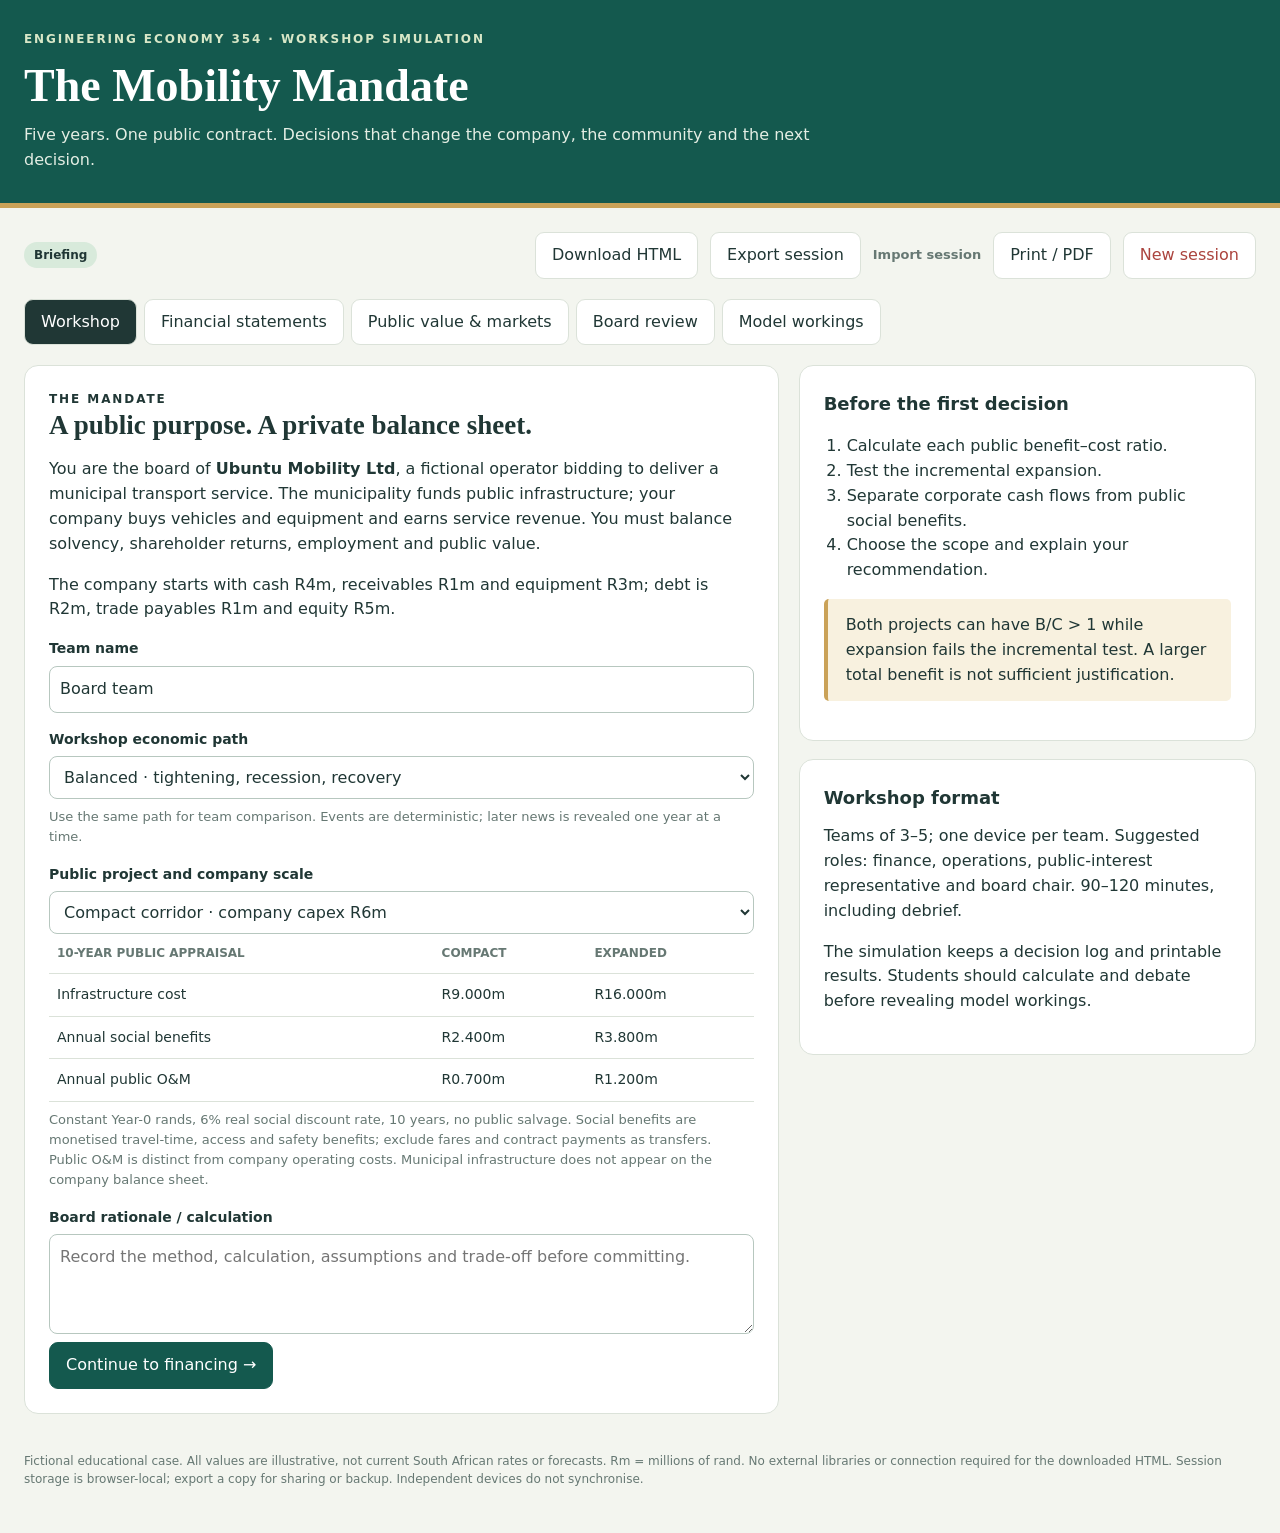
<file: PublicPrivateWorks.html>
<!doctype html>
<html lang="en"><head><meta charset="utf-8"><meta name="viewport" content="width=device-width,initial-scale=1"><title>EE354 — The Mobility Mandate</title>
<style>
:root{--ink:#203735;--muted:#667873;--paper:#f3f5ef;--card:#fff;--green:#14594e;--mint:#d8eadb;--gold:#caa258;--red:#ab443e;--line:#dbe2d9}*{box-sizing:border-box}body{margin:0;background:var(--paper);color:var(--ink);font:16px/1.55 system-ui,sans-serif}button,input,select,textarea{font:inherit}button{cursor:pointer;border:1px solid var(--line);border-radius:9px;padding:10px 16px;background:white;color:var(--ink)}button:hover{border-color:var(--green)}button:disabled{opacity:.4;cursor:default}.primary{background:var(--green);color:white;border-color:var(--green)}.danger{color:var(--red)}header{background:var(--green);color:white;padding:30px max(24px,calc((100vw - 1240px)/2));border-bottom:5px solid var(--gold)}header .eyebrow{color:#d8e7c7}h1{font:600 clamp(28px,4vw,46px)/1.1 Georgia,serif;margin:12px 0}h2{font:600 27px/1.2 Georgia,serif;margin:0 0 16px}h3{font-size:18px;margin:0 0 12px}p{margin:8px 0 16px}.eyebrow{font-size:12px;text-transform:uppercase;letter-spacing:.16em;font-weight:700}.wrap{max-width:1288px;margin:auto;padding:24px}.topbar,.row{display:flex;gap:12px;align-items:center;flex-wrap:wrap}.topbar{justify-content:space-between;margin-bottom:20px}.tabs{display:flex;gap:7px;flex-wrap:wrap;margin-bottom:20px}.tabs button.active{background:var(--ink);color:white}.grid{display:grid;grid-template-columns:1.65fr 1fr;gap:20px}.card{background:var(--card);border:1px solid var(--line);border-radius:14px;padding:24px;margin-bottom:18px}.cards{display:grid;grid-template-columns:repeat(4,1fr);gap:12px;margin-bottom:20px}.metric{background:white;padding:17px;border-radius:12px;border:1px solid var(--line)}.metric strong{font-size:25px;display:block}.metric span,.muted{color:var(--muted);font-size:14px}.tag{display:inline-block;border-radius:30px;background:var(--mint);padding:4px 10px;font-size:12px;font-weight:700}.notice{background:#f8f1df;border-left:4px solid var(--gold);padding:14px 18px;border-radius:5px;margin:15px 0}.bad{color:var(--red)}.good{color:var(--green)}table{width:100%;border-collapse:collapse;font-size:14px}th,td{text-align:left;padding:10px 8px;border-bottom:1px solid var(--line);vertical-align:top}th{color:var(--muted);font-size:12px;text-transform:uppercase}td.num{text-align:right;font-variant-numeric:tabular-nums}.total td{font-weight:bold;border-top:2px solid var(--ink)}label{display:block;font-weight:600;font-size:14px;margin:16px 0 6px}select,input,textarea{width:100%;border:1px solid #b7c7bf;border-radius:8px;padding:10px;background:white;color:var(--ink)}textarea{min-height:100px;resize:vertical}.choice{border:1px solid var(--line);border-radius:10px;padding:15px;margin:12px 0}.choice:has(input:checked){border:2px solid var(--green);background:#f2f8f0}.choice input{width:auto;margin-right:8px}.choice label{margin:0}.small{font-size:13px;color:var(--muted)}details{margin:12px 0}summary{cursor:pointer;font-weight:650}ol,ul{padding-left:23px}.progress{height:7px;background:#d8e2d6;border-radius:10px;margin:15px 0;overflow:hidden}.progress div{height:100%;background:var(--gold)}.history{display:flex;gap:10px;align-items:flex-end;min-height:140px;padding:15px 0}.barcol{flex:1;text-align:center;font-size:12px}.bar{background:var(--green);border-radius:5px 5px 0 0;min-height:3px;width:100%;margin-top:4px}.twocol{display:grid;grid-template-columns:1fr 1fr;gap:16px}footer{padding:20px 0;color:var(--muted);font-size:12px}a{color:var(--green)}.hidden{display:none!important}.screen-reader{position:absolute;width:1px;height:1px;overflow:hidden;clip:rect(0,0,0,0)}@media(max-width:850px){.grid,.twocol{grid-template-columns:1fr}.cards{grid-template-columns:1fr 1fr}.wrap{padding:15px}.card{padding:19px}}@media print{header{background:white;color:black}.topbar,.tabs,.noprint{display:none}.wrap{max-width:none}.card{break-inside:avoid}body{background:white}.grid{display:block}}
</style></head><body>
<header><div class="eyebrow">Engineering Economy 354 · Workshop simulation</div><h1>The Mobility Mandate</h1><p style="max-width:800px;color:#e4eee4;margin-bottom:0">Five years. One public contract. Decisions that change the company, the community and the next decision.</p></header>
<main class="wrap"><div class="topbar"><span class="tag" id="phase"></span><div class="row"><button id="download">Download HTML</button><button id="export">Export session</button><label for="import" class="small" style="margin:0;cursor:pointer">Import session<input type="file" id="import" accept="application/json" class="hidden"></label><button id="print">Print / PDF</button><button id="reset" class="danger">New session</button></div></div>
<nav class="tabs" aria-label="Simulation views" id="tabs"></nav><div id="app" aria-live="polite"></div><footer>Fictional educational case. All values are illustrative, not current South African rates or forecasts. Rm = millions of rand. No external libraries or connection required for the downloaded HTML. Session storage is browser-local; export a copy for sharing or backup. Independent devices do not synchronise.</footer></main>
<script>
'use strict';
const KEY='ee354-mobility-v1',VERSION=1;
const money=x=>'R'+Number(x).toFixed(3)+'m',pct=x=>(x*100).toFixed(1)+'%',esc=x=>String(x).replace(/[&<>"']/g,c=>({'&':'&amp;','<':'&lt;','>':'&gt;','"':'&quot;',"'":'&#39;'}[c]));
const PA=(i,n)=>Math.abs(i)<1e-10?n:(1-Math.pow(1+i,-n))/i;
const PROJECTS={compact:{name:'Compact corridor',capex:6,publicCapex:9,benefit:2.4,publicCost:.7,revenue:8,opcost:6,jobs:48},expanded:{name:'Expanded network',capex:10,publicCapex:16,benefit:3.8,publicCost:1.2,revenue:12,opcost:9,jobs:72}};
const EVENTS={balanced:[{name:'Launch year',text:'The municipality signs the service agreement. Demand matches the base forecast; collections take time.',inflation:.05,rate:.11,demand:1,ar:.20},{name:'Inflation and monetary tightening',text:'A supply-cost shock raises inflation. In this scenario the central bank raises its policy rate; floating-rate borrowing and bond yields rise. The debt market reprices existing bonds.',inflation:.08,rate:.15,demand:.97,ar:.28},{name:'A weaker economy',text:'Customer demand falls and municipal collections slow. Revenue recognition and cash collection now diverge sharply.',inflation:.06,rate:.14,demand:.86,ar:.38},{name:'Recovery with oversight',text:'Demand recovers. The municipal oversight committee examines service quality, labour transition and financial disclosure.',inflation:.04,rate:.12,demand:1.05,ar:.23},{name:'Contract review',text:'The municipality evaluates renewal. Performance and trust affect demand; final cash and the remaining assets must be accounted for.',inflation:.04,rate:.11,demand:1.08,ar:.18}],stress:[{name:'Launch under pressure',text:'Opening demand is weaker than forecast and collections are slower.',inflation:.06,rate:.12,demand:.95,ar:.25},{name:'Severe supply shock',text:'Costs rise rapidly, policy tightens and floating-rate debt reprices.',inflation:.10,rate:.17,demand:.90,ar:.35},{name:'Recession and late payments',text:'A recession reduces demand. Municipal payments are delayed.',inflation:.07,rate:.16,demand:.72,ar:.50},{name:'Partial recovery',text:'Demand returns gradually. The oversight committee reviews the project.',inflation:.05,rate:.14,demand:.92,ar:.35},{name:'Fragile renewal',text:'Renewal depends on service delivery and public confidence.',inflation:.05,rate:.13,demand:1,ar:.25}],recovery:[{name:'Healthy launch',text:'Demand starts above the base forecast.',inflation:.04,rate:.10,demand:1.03,ar:.18},{name:'Moderate tightening',text:'A moderate supply shock increases costs and rates.',inflation:.06,rate:.12,demand:1.02,ar:.22},{name:'Soft landing',text:'Demand remains stable as inflation declines.',inflation:.04,rate:.11,demand:1.02,ar:.23},{name:'Broad recovery',text:'Demand and collections improve. The oversight committee still reviews disclosure and service standards.',inflation:.03,rate:.10,demand:1.12,ar:.18},{name:'Strong renewal market',text:'A healthy economy supports renewal demand.',inflation:.03,rate:.09,demand:1.18,ar:.15}]};
const initial=()=>({version:VERSION,team:'Board team',view:'play',stage:'setup',path:'balanced',project:'compact',finance:'mixed',year:0,cash:4,ar:1,ppe:3,debt:2,payables:1,equity:5,retained:0,ownership:1,trust:75,service:85,jobs:48,automated:false,autoDep:0,fakeAR:0,cpi:1,priceIndex:1,log:[],notes:{},history:[],funding:0,initialInvestment:0,lastDraft:null});
let s=initial(),storageOK=true;try{const t=JSON.parse(localStorage.getItem(KEY));if(validSession(t))s=t;}catch(e){storageOK=false;}
function save(){try{localStorage.setItem(KEY,JSON.stringify(s));}catch(e){storageOK=false;}}
function note(key){return '<label for="n-'+key+'">Board rationale / calculation</label><textarea id="n-'+key+'" data-note="'+key+'" placeholder="Record the method, calculation, assumptions and trade-off before committing.">'+esc(s.notes[key]||'')+'</textarea>';}
function rows(items){return items.map(([a,b,total])=>'<tr class="'+(total?'total':'')+'"><td>'+a+'</td><td class="num">'+b+'</td></tr>').join('');}
function publicCase(p,m=1){const a=PA(.06,10),benefits=p.benefit*m*a,cost=p.publicCapex+p.publicCost*a;return {benefits,cost,bcr:benefits/cost,npv:benefits-cost};}
function publicTable(){return '<table><thead><tr><th>10-year public appraisal</th><th>Compact</th><th>Expanded</th></tr></thead><tbody>'+[['Infrastructure cost',9,16],['Annual social benefits',2.4,3.8],['Annual public O&M',.7,1.2]].map(r=>'<tr><td>'+r[0]+'</td><td>'+money(r[1])+'</td><td>'+money(r[2])+'</td></tr>').join('')+'</tbody></table><p class="small">Constant Year-0 rands, 6% real social discount rate, 10 years, no public salvage. Social benefits are monetised travel-time, access and safety benefits; exclude fares and contract payments as transfers. Public O&M is distinct from company operating costs. Municipal infrastructure does not appear on the company balance sheet.</p>';}
function ratio(n,d){return Math.abs(d)<1e-9?'—':(n/d).toFixed(2);}
function metrics(){return '<div class="cards"><div class="metric"><span>Available cash</span><strong class="'+(s.cash<0?'bad':'')+'">'+money(s.cash)+'</strong></div><div class="metric"><span>Debt / equity</span><strong>'+ratio(s.debt,s.equity)+'</strong></div><div class="metric"><span>Public trust · /100</span><strong>'+s.trust.toFixed(0)+'</strong></div><div class="metric"><span>Service delivery · /100</span><strong>'+s.service.toFixed(0)+'</strong></div></div>';}
function financeInfo(f,c){if(f==='debt')return {loan:c*.85,issue:c*.15,rate:'Floating: event borrowing rate',fixed:false};if(f==='bond')return {loan:c*.7,issue:c*.3,rate:'New 5-year bond at fixed 11% coupon',fixed:true};return {loan:c*.25,issue:c*.75,rate:'Floating: event borrowing rate',fixed:false};}
function setup(){return '<div class="grid"><section class="card"><div class="eyebrow">The mandate</div><h2>A public purpose. A private balance sheet.</h2><p>You are the board of <b>Ubuntu Mobility Ltd</b>, a fictional operator bidding to deliver a municipal transport service. The municipality funds public infrastructure; your company buys vehicles and equipment and earns service revenue. You must balance solvency, shareholder returns, employment and public value.</p><p>The company starts with cash R4m, receivables R1m and equipment R3m; debt is R2m, trade payables R1m and equity R5m.</p><label for="team">Team name</label><input id="team" maxlength="80" value="'+esc(s.team)+'"><label for="path">Workshop economic path</label><select id="path"><option value="balanced">Balanced · tightening, recession, recovery</option><option value="stress">Stress · inflation and collections crisis</option><option value="recovery">Recovery · soft landing</option></select><p class="small">Use the same path for team comparison. Events are deterministic; later news is revealed one year at a time.</p><label for="project">Public project and company scale</label><select id="project"><option value="compact">Compact corridor · company capex R6m</option><option value="expanded">Expanded network · company capex R10m</option></select>'+publicTable()+note('setup')+'<button class="primary" id="nextSetup">Continue to financing →</button></section><aside><div class="card"><h3>Before the first decision</h3><ol><li>Calculate each public benefit–cost ratio.</li><li>Test the incremental expansion.</li><li>Separate corporate cash flows from public social benefits.</li><li>Choose the scope and explain your recommendation.</li></ol><div class="notice">Both projects can have B/C &gt; 1 while expansion fails the incremental test. A larger total benefit is not sufficient justification.</div></div><div class="card"><h3>Workshop format</h3><p>Teams of 3–5; one device per team. Suggested roles: finance, operations, public-interest representative and board chair. 90–120 minutes, including debrief.</p><p>The simulation keeps a decision log and printable results. Students should calculate and debate before revealing model workings.</p></div></aside></div>';}
function funding(){const p=PROJECTS[s.project];return '<div class="grid"><section class="card"><div class="eyebrow">Primary capital market</div><h2>How will you fund '+money(p.capex)+'?</h2><p>The new project is funded entirely by new debt and newly issued equity. Opening cash remains available for working capital. New shares are issued at a fictional fair pre-money equity value of R5m.</p>'+[['debt','Debt-heavy bank funding','85% new floating-rate debt; 15% new shares. Greater rate exposure and less ownership dilution.'],['bond','Fixed-coupon bond issue','70% new fixed debt at 11%; 30% new shares. The issuer receives funds now; later secondary trades do not bring new cash to the company.'],['mixed','Equity-heavy funding','25% new floating-rate debt; 75% new shares. Lower mandatory financing costs; more ownership dilution.']].map(([v,t,d])=>'<div class="choice"><label><input type="radio" name="finance" value="'+v+'" '+(s.finance===v?'checked':'')+'>'+t+'</label><p class="small">'+d+'</p></div>').join('')+note('funding')+'<button class="primary" id="launch">Commit funding and launch →</button></section><aside class="card"><h3>Board questions</h3><ol><li>What changes on the balance sheet at issuance?</li><li>Why is equity issuance financing cash, rather than sales revenue?</li><li>Who receives the money when investors trade the bond later?</li><li>What happens to a fixed-coupon bond’s market price when yields rise?</li><li>Why can the equity-heavy option improve solvency but reduce founders’ ownership?</li></ol><p class="small">Existing debt R2m is floating-rate. New fixed bonds are bullet debt, due after Year 5 operations; floating loans are also assumed due at that time. No transaction fees or interim principal repayments.</p></aside></div>';}
function launch(){const p=PROJECTS[s.project],f=financeInfo(s.finance,p.capex);s.cash+=f.loan+f.issue-p.capex;s.ppe+=p.capex;s.debt+=f.loan;s.equity+=f.issue;s.funding=f.loan;s.initialInvestment=p.capex;s.ownership=5/(5+f.issue);s.jobs=p.jobs;s.stage='run';s.log.push({year:0,title:'Project and financing committed',text:p.name+'; '+s.finance+'; debt '+money(f.loan)+'; equity '+money(f.issue)+'; founder ownership '+pct(s.ownership)});save();render();}
function option(v,t,selected){return '<option value="'+v+'" '+(selected===v?'selected':'')+'>'+t+'</option>';}
function run(){const y=s.year+1,e=EVENTS[s.path][s.year],d=s.lastDraft||{price:'fair',labour:'retain',maintenance:'standard',report:'honest',finance:'none',dividend:'retain'};return metrics()+'<div class="grid"><section class="card"><div class="eyebrow">Decision year '+y+' of 5</div><h2>'+e.name+'</h2><p>'+e.text+'</p><div class="row"><span class="tag">Inflation '+pct(e.inflation)+'</span><span class="tag">Floating borrowing '+pct(e.rate)+'</span><span class="tag">Demand factor '+e.demand.toFixed(2)+'</span></div><div class="notice">This year’s event is known before decisions. Review the last financial statements and explain how this news changes your plan.</div><div class="twocol"><div><label for="price">Tariff decision</label><select id="price">'+option('fair','Index tariff to inflation',d.price)+option('premium','Inflation + 8% tariff increase',d.price)+option('discount','Freeze tariff at last year’s level',d.price)+'</select><p class="small">Premium: demand ×0.92; trust −6. Freeze: demand ×1.05; trust +4. The changed tariff level carries forward.</p></div><div><label for="labour">Workforce and technology</label><select id="labour">'+(s.automated?option('retain','Keep automated model',d.labour)+option('retrain','Additional training · R0.20m real',d.labour):option('retain','Retain workforce',d.labour)+option('retrain','Train workforce · R0.25m real',d.labour)+option('automate','Automate + transition · R2m real capex',d.labour)+option('layoff','Automate without transition · R2m real capex',d.labour))+'</select><p class="small">Automation: 18% lower base operating cost and 25% fewer jobs. Transition costs R0.40m real. Training/transition improves service; abrupt layoffs reduce trust and service. Automation capex scales with inflation.</p></div><div><label for="maintenance">Service resilience</label><select id="maintenance">'+option('standard','Standard maintenance',d.maintenance)+option('resilient','Resilience investment · R0.30m real expense',d.maintenance)+option('cut','Cut maintenance · save R0.25m real',d.maintenance)+'</select><p class="small">Standard: service −2; resilience: service +7, trust +2; cut: service −12, trust −4. Service affects future revenue and public benefits.</p></div><div><label for="report">Financial reporting</label><select id="report">'+option('honest','Recognise only earned service revenue',d.report)+(y===1?option('aggressive','Recognise R1.20m of unearned revenue',d.report):'')+'</select><p class="small">The unearned revenue option is an explicit ethical breach. It raises reported profit and receivables, creates no cash, and is reversed after a Year 2 audit with a R0.35m penalty and trust loss. The inflated Year 1 taxable profit receives no later tax refund in this simplified model.</p></div><div><label for="finance">Working-capital financing</label><select id="finance">'+option('none','No additional funding',d.finance)+option('loan','Emergency floating loan · R1.50m',d.finance)+option('shares','New primary share issue · R1.50m',d.finance)+'</select><p class="small">Funding is raised at the start of the year. New shares use opening book equity as the teaching valuation proxy; an issue is unavailable if equity is non-positive.</p></div><div><label for="dividend">Distribution policy</label><select id="dividend">'+option('retain','Retain profit and cash',d.dividend)+option('pay','Pay up to R0.40m dividend',d.dividend)+'</select><p class="small">Dividend is limited by positive cumulative retained earnings and cash above a R1m operating buffer. Interest is paid annually.</p></div></div>'+note('year'+y)+'<button class="primary" id="commit">Commit decisions and run Year '+y+' →</button><p class="small">Decisions are locked for this run. Replay with a new session or an exported checkpoint to compare alternatives.</p></section><aside><div class="card"><h3>Your current position</h3><p>'+esc(PROJECTS[s.project].name)+' · '+esc(s.finance)+' funding</p><table><tbody>'+rows([['Founder ownership',pct(s.ownership)],['Jobs retained',s.jobs],['Receivables',money(s.ar)],['Net equipment',money(s.ppe)],['Equity',money(s.equity)]])+'</tbody></table><p class="small">Liquidity includes receivables, but payroll needs cash. Revenue and cash receipts differ.</p></div><div class="card"><h3>Pause and calculate</h3><p>'+(['Predict opening-year cash pressure. What does the contract add to profit, cash and receivables?','Value a R1m, 11% coupon bond with four years remaining at the new market yield. Separate the bondholder’s loss from the issuer’s cash flows.','Calculate current ratio, debt/equity and interest cover from the latest statements. Which ratio can conceal a cash crisis?','Explain the agency problem: would you choose the same dividend and reporting policy if your bonus depended only on this year’s profit?','Compare shareholder outcomes with realised public benefits. Would the municipality renew this contract?'][y-1])+'</p><p class="small">Record a numerical prediction and a reason before committing.</p></div></aside></div>';}
const clamp=x=>Math.max(0,Math.min(100,x));
function simulate(state,a){const z=structuredClone(state),y=z.year+1,p=PROJECTS[z.project],e=EVENTS[z.path][z.year],opening={cash:z.cash,ar:z.ar,ppe:z.ppe,debt:z.debt,equity:z.equity};z.cpi*=1+e.inflation;let newLoan=0,newShares=0,capex=0,extraExpense=0,audit=0,writeoff=z.fakeAR,events=[];
if(a.finance==='loan'){newLoan=1.5;z.debt+=1.5;events.push('R1.50m emergency debt raised.');}if(a.finance==='shares'&&z.equity>0){newShares=1.5;z.ownership*=z.equity/(z.equity+1.5);z.equity+=1.5;events.push('R1.50m new shares issued; ownership diluted.');}
if(writeoff>0){audit=.35;z.trust-=20;z.fakeAR=0;events.push('Audit reverses unearned receivable; penalty R0.35m and trust −20.');}
if(a.price==='premium'){z.priceIndex*=(1+e.inflation)*1.08;z.trust-=6;}else if(a.price==='discount'){z.trust+=4;}else z.priceIndex*=1+e.inflation;
if(!z.automated&&(a.labour==='automate'||a.labour==='layoff')){capex=2*z.cpi;z.autoDep=capex/(6-y);z.automated=true;z.jobs=Math.round(p.jobs*.75);if(a.labour==='automate'){extraExpense+=.4*z.cpi;z.trust+=4;z.service+=5;events.push('Automation with funded workforce transition.');}else{z.trust-=18;z.service-=8;events.push('Abrupt job losses reduce confidence and service.');}}
else if(a.labour==='retrain'){extraExpense+=(z.automated?.2:.25)*z.cpi;z.service+=5;z.trust+=3;}
if(a.maintenance==='resilient'){extraExpense+=.3*z.cpi;z.service+=7;z.trust+=2;}else if(a.maintenance==='cut'){extraExpense-=.25*z.cpi;z.service-=12;z.trust-=4;}else z.service-=2;
z.trust=clamp(z.trust);z.service=clamp(z.service);
const demand=e.demand*(a.price==='premium'?.92:a.price==='discount'?1.05:1),quality=.8+.2*z.service/100,confidence=.85+.15*z.trust/100;
const earned=p.revenue*z.priceIndex*demand*quality*confidence,unearned=y===1&&a.report==='aggressive'?1.2:0;z.fakeAR=unearned;
const revenue=earned+unearned,operating=p.opcost*z.cpi*(z.automated?.82:1)+extraExpense+audit,dep=(3+p.capex)/5+z.autoDep,ebit=revenue-operating-dep-writeoff;
const fixed=z.finance==='bond'?z.funding:0,interest=fixed*.11+(z.debt-fixed)*e.rate,pretax=ebit-interest,tax=Math.max(0,pretax)*.28,profit=pretax-tax;
z.ar=earned*e.ar+unearned;const deltaAR=z.ar-opening.ar,cfo=profit+dep-deltaAR;z.cash+=cfo+newLoan+newShares-capex;z.ppe=Math.max(0,z.ppe+capex-dep);z.retained+=profit;z.equity+=profit;
const dividend=a.dividend==='pay'?Math.max(0,Math.min(.4,z.retained,z.cash-1)):0;z.cash-=dividend;z.retained-=dividend;z.equity-=dividend;
const publicMultiplier=(z.service/100)*(.7+.3*z.trust/100),publicActual=p.benefit*publicMultiplier;
const r={year:y,event:e.name,inflation:e.inflation,rate:e.rate,cpi:z.cpi,opening,decisions:a,earned,unearned,revenue,operating,dep,writeoff,ebit,interest,tax,profit,deltaAR,cfo,newLoan,newShares,capex,dividend,cash:z.cash,ar:z.ar,ppe:z.ppe,debt:z.debt,equity:z.equity,payables:z.payables,trust:z.trust,service:z.service,jobs:z.jobs,ownership:z.ownership,publicActual,events,balanceError:z.cash+z.ar+z.ppe-z.debt-z.payables-z.equity};
z.history.push(r);z.log.push({year:y,title:e.name,text:'Profit '+money(profit)+'; operating cash '+money(cfo)+'; closing cash '+money(z.cash)+'; service '+z.service.toFixed(0)+'/100.'});z.year=y;z.lastDraft=a;z.stage=z.cash<0||z.equity<=0?'distress':y===5?'complete':'result';return z;}
function statements(){const r=s.history[s.history.length-1];if(!r)return '<div class="card"><h2>Opening financial position</h2><p>Cash R4m + receivables R1m + equipment R3m = debt R2m + payables R1m + equity R5m. Launch funding and capex will be recorded separately.</p></div>';return metrics()+'<div class="grid"><div><section class="card"><h2>Year '+r.year+' financial statements</h2><p class="small">Nominal Rm. Teaching accounts; not a complete accounting-standard presentation.</p><h3>Income statement</h3><table><tbody>'+rows([['Earned service revenue',money(r.earned)],['Unearned revenue recognised',money(r.unearned)],['Total reported revenue',money(r.revenue),true],['Operating expenses (including training / penalty)',money(-r.operating)],['Depreciation',money(-r.dep)],['Receivable write-off',money(-r.writeoff)],['EBIT',money(r.ebit),true],['Interest expense',money(-r.interest)],['Income tax',money(-r.tax)],['Net profit',money(r.profit),true]])+'</tbody></table><h3 style="margin-top:24px">Cash-flow statement</h3><table><tbody>'+rows([['Net profit',money(r.profit)],['Add back noncash depreciation',money(r.dep)],['Less increase / add decrease in receivables',money(-r.deltaAR)],['Operating cash flow',money(r.cfo),true],['Equipment purchases',money(-r.capex)],['New debt',money(r.newLoan)],['New share proceeds',money(r.newShares)],['Dividends',money(-r.dividend)],['Net change in cash',money(r.cash-r.opening.cash),true],['Opening cash',money(r.opening.cash)],['Closing cash',money(r.cash),true]])+'</tbody></table><p class="small">Receivable movement includes any unearned receivable and its reversal. Consequently the write-off is already offset through ΔAR in this reconciliation; adding it back again would double-count it.</p></section></div><aside><section class="card"><h3>Balance sheet</h3><table><tbody>'+rows([['Cash',money(r.cash)],['Receivables',money(r.ar)],['Equipment, net',money(r.ppe)],['Total assets',money(r.cash+r.ar+r.ppe),true],['Debt',money(r.debt)],['Trade payables',money(r.payables)],['Equity',money(r.equity)],['Liabilities + equity',money(r.debt+r.payables+r.equity),true]])+'</tbody></table><p class="small">Balance check: '+money(r.balanceError)+'; opening payables are held constant. Equity includes new issues and cumulative retained earnings after dividends.</p></section><section class="card"><h3>Interpret the ratios</h3><table><tbody>'+rows([['Current ratio',ratio(r.cash+r.ar,r.payables)],['Cash ratio',ratio(r.cash,r.payables)],['Debt / equity',ratio(r.debt,r.equity)],['Interest cover: EBIT / interest',ratio(r.ebit,r.interest)],['Net profit margin',pct(r.profit/r.revenue)]])+'</tbody></table><p class="small">For Years 1–4 all loans are classified as long-term. After Year 5 debt is immediately due; terminal liquidity is shown in the debrief. A high current ratio can coexist with poor cash collection.</p></section></aside></div>';}
function result(){const r=s.history.at(-1);return metrics()+'<div class="grid"><section class="card"><div class="eyebrow">Year '+r.year+' outcome</div><h2>'+(r.profit>=0?'Profitable does not always mean liquid.':'The trade-offs are now on the statements.')+'</h2><p>'+esc(r.event)+'</p><table><tbody>'+rows([['Reported net profit',money(r.profit)],['Operating cash flow',money(r.cfo)],['Cash tied up / released in receivables',money(r.deltaAR)],['Jobs',r.jobs],['Real annual public benefits delivered',money(r.publicActual)]])+'</tbody></table>'+r.events.map(x=>'<div class="notice">'+esc(x)+'</div>').join('')+'<p style="margin-top:16px">Service quality and public confidence now carry into the next year. The tariff level also persists; later inflation does not reset your earlier price decision.</p><div class="row"><button id="toStatements">Inspect statements</button><button class="primary" id="nextYear">Open next year’s briefing →</button></div></section><aside class="card"><h3>Board reflection</h3><ol><li>Which result differed from your prediction?</li><li>What explains the difference between profit and operating cash?</li><li>Which decision improved one outcome while worsening another?</li><li>What would you change before the next shock?</li></ol>'+note('reflect'+r.year)+'</aside></div>';}
function market(){const r=s.history.at(-1),yieldRate=r?r.rate:.11,n=Math.max(1,5-s.year),price=.11*PA(yieldRate,n)+Math.pow(1+yieldRate,-n);const pc=publicCase(PROJECTS.compact),pe=publicCase(PROJECTS.expanded),increment=(3.8-2.4)*PA(.06,10)/(16-9+(1.2-.7)*PA(.06,10));const delivered=s.history.length?s.history.reduce((t,h)=>t+h.publicActual,0)/s.history.length:PROJECTS[s.project].benefit;const m=delivered/PROJECTS[s.project].benefit,pub=publicCase(PROJECTS[s.project],m);return '<div class="grid"><section class="card"><h2>Public value and capital markets</h2>'+publicTable()+'<details><summary>Reveal public-project calculations</summary><p>P/A(6%,10) = '+PA(.06,10).toFixed(5)+'</p><table><thead><tr><th>Measure</th><th>Compact</th><th>Expanded</th></tr></thead><tbody><tr><td>Base-case B/C</td><td>'+pc.bcr.toFixed(3)+'</td><td>'+pe.bcr.toFixed(3)+'</td></tr><tr><td>Base-case social NPV</td><td>'+money(pc.npv)+'</td><td>'+money(pe.npv)+'</td></tr></tbody></table><p>Incremental B/C = (3.8 − 2.4)(P/A) / [(16 − 9) + (1.2 − 0.7)(P/A)] = <b>'+increment.toFixed(3)+'</b>. On these assumptions, expansion is not justified even though both individual ratios exceed 1.</p></details><h3 style="margin-top:24px">Delivery-adjusted public appraisal</h3><p>Average observed annual real benefit: <b>'+money(delivered)+'</b>; delivery multiplier '+m.toFixed(3)+'.</p><p>Revised 10-year B/C <b>'+pub.bcr.toFixed(3)+'</b>; social NPV <b>'+money(pub.npv)+'</b>.</p><p class="small">This is a forecast that assumes the observed average performance persists for all 10 years. It is not the NPV of ten observed years. Benefit multiplier = service/100 × (0.7 + 0.3 × trust/100). Explain and challenge this teaching assumption.</p></section><aside><section class="card"><h3>Secondary bond market</h3><p>Reference bond: R1m face value, 11% annual coupon; current yield '+pct(yieldRate)+'; '+n+' years to maturity.</p><p>Price = 0.11(P/A, yield, n) + 1(P/F, yield, n) = <b>'+money(price)+'</b> per R1m face value.</p><p>Investors trade this bond between themselves. The company receives <b>R0</b> from those secondary trades. Its fixed coupon remains 11%; floating debt follows the scenario borrowing rate.</p><p class="small">'+(s.year===5?'The displayed reference price is for a hypothetical one-year bond. The project bond has matured; use its R1m face value for repayment.':'The reference bond illustrates market pricing even if your team chose bank funding.')+'</p></section><section class="card"><h3>Primary market vs secondary market</h3><table><tbody><tr><td>New share / bond issue</td><td>Cash goes to issuer; financial position changes.</td></tr><tr><td>Existing security traded</td><td>Cash goes to selling investor; no issuer sales revenue or funding.</td></tr></tbody></table><p class="small">The event borrowing rate includes a fictional lender margin. It is not presented as the Reserve Bank repo rate.</p></section></aside></div>';}
function debrief(){const r=s.history.at(-1),done=s.stage==='complete',distress=s.stage==='distress';if(!r)return '<div class="card"><h2>Debrief unlocks after the first year</h2><p>Use the facilitator view for learning outcomes and questions.</p></div>';const cfoPV=s.history.reduce((t,h)=>t+h.cfo/Math.pow(1.12,h.year),0),netFunding=s.history.reduce((t,h)=>t+h.newLoan+h.newShares,0),salvage=done?Math.max(0,(s.initialInvestment+3)*.15):0,terminal=done?s.cash+s.ar+salvage-s.debt-s.payables:null;return metrics()+'<section class="card"><div class="eyebrow">'+(done?'Five-year board review':distress?'Liquidity / solvency crisis':'Interim review')+'</div><h2>'+esc(s.team)+' · '+(done?'the final mandate':distress?'the plan cannot continue unfunded':'decisions so far')+'</h2><p>'+(done?'The contract has ended. All debt is now due. Evaluate both ongoing performance and the simplified liquidation below.':distress?'Cash is negative or equity is non-positive. Negative cash represents an unfunded cash requirement, not an automatically approved overdraft. Pause to propose restructuring, new equity or a revised scope, then replay from a saved checkpoint.':'This is an interim review. Continue decisions from the Workshop tab.')+'</p><div class="twocol"><div><h3>Corporate outcomes</h3><table><tbody>'+rows([['Cumulative net profit',money(s.history.reduce((t,h)=>t+h.profit,0))],['Cumulative dividends',money(s.history.reduce((t,h)=>t+h.dividend,0))],['Additional funding raised after launch',money(netFunding)],['Founder ownership at review',pct(s.ownership)],['Jobs remaining',s.jobs],['PV of operating cash at 12%',money(cfoPV)]])+'</tbody></table><p class="small">PV of operating cash is a liquidity diagnostic, not project NPW: it includes interest and excludes initial investment, later capex and terminal flows. Do not use it as a profitability verdict.</p></div><div><h3>Cash progression</h3><div class="history" aria-label="Closing cash by year">'+s.history.map(h=>'<div class="barcol"><b>'+money(h.cash)+'</b><div class="bar" style="height:'+Math.max(3,Math.abs(h.cash)*12)+'px;background:'+(h.cash<0?'var(--red)':'var(--green)')+'"></div>Y'+h.year+'</div>').join('')+'</div><p>There is no single composite “winning score”. Compare cash, solvency, employment, disclosure and social value.</p></div></div>'+(done?'<div class="notice"><b>Simplified terminal liquidation</b><p>Cash '+money(s.cash)+' + collection of receivables '+money(s.ar)+' + equipment proceeds '+money(salvage)+' − debt '+money(s.debt)+' − trade payables '+money(s.payables)+' = <b>'+money(terminal)+'</b>.</p><p class="small">Assumes all remaining genuine receivables are collectible and equipment sells for 15% of initial base equipment cost. Year 5 net book value is zero; salvage is assumed tax-exempt solely for this exercise. No liquidation fees. Negative residual means creditors cannot all be paid; positive residual is available to shareholders. Founder share of a positive residual: '+money(Math.max(0,terminal)*s.ownership)+'.</p></div>':'')+'<h3 style="margin-top:20px">Final board recommendation</h3><ol><li>Would you renew the contract? Support your answer with corporate statements and public B/C.</li><li>Did debt, tariffs or reporting choices create an agency problem?</li><li>What did monetary policy change, and what stayed fixed?</li><li>Which model assumption would you investigate before making a real investment?</li><li>How would a different discount rate, receivable delay or benefit valuation change the decision?</li></ol>'+note('final')+'<button id="toMarket">Inspect public appraisal and bonds</button></section><section class="card"><h3>Decision history</h3><table><thead><tr><th>Year</th><th>Decision</th><th>Outcome</th></tr></thead><tbody>'+s.history.map(h=>'<tr><td>'+h.year+'</td><td>'+Object.entries(h.decisions).map(([k,v])=>esc(k)+': '+esc(v)).join('<br>')+'</td><td>Profit '+money(h.profit)+'<br>Cash '+money(h.cash)+'<br>Trust '+h.trust.toFixed(0)+' · Service '+h.service.toFixed(0)+'</td></tr>').join('')+'</tbody></table></section>';}
function guide(){return '<section class="card"><div class="eyebrow">Facilitator handbook</div><h2>Run the workshop as a sequence of board meetings.</h2><p>Suggested duration: 100 minutes. Teams of 3–5; one person operates the simulation, others calculate and challenge the recommendation. Each team exports its session for comparison. The facilitator view is visible to everyone; this is a teaching workshop, not a secure assessment system.</p><table><thead><tr><th>Phase</th><th>Time</th><th>Task and evidence</th></tr></thead><tbody>'+[['Scope','15 min','Public B/C and incremental B/C; explain why corporate and social cash flows differ.'],['Funding','10 min','Opening/launch balance sheets; primary issuance, dilution and floating/fixed debt.'],['Years 1–2','20 min','Predict cash and profit; tariff, workforce and reporting decisions; reprice the reference bond.'],['Years 3–4','20 min','Read statements under a recession; diagnose liquidity and agency problems; revise strategy.'],['Year 5','10 min','Terminal repayment; social appraisal; renewal recommendation.'],['Debrief','25 min','Compare teams on the same economic path. Defend trade-offs and identify model limitations.']].map(x=>'<tr><td>'+x[0]+'</td><td>'+x[1]+'</td><td>'+x[2]+'</td></tr>').join('')+'</tbody></table><h3 style="margin-top:24px">Coverage of the missing / weak outcomes</h3><table><thead><tr><th>Outcome</th><th>Simulation evidence</th></tr></thead><tbody>'+[['Public works','Base and incremental B/C; social NPV; public transfers separated from real benefits and costs.'],['Financial statements','Integrated income, cash-flow and balance-sheet statements; ratios; noncash profit and receivable risk.'],['Monetary policy','Scenario tightening, rates, costs, demand and floating debt; interest-rate transmission discussed without implying that all rate increases have identical effects.'],['Capital markets','Primary equity/bond issuance; dilution; secondary bond pricing and who receives proceeds.'],['Ethics / professionalism','Unearned revenue, agency incentives, automation, workforce transition, affordability and service quality.'],['Limits of economic models','Deterministic shock paths, benefit valuation, discount rates, collectibility, tax and terminal assumptions.'],['Code-based economic analysis','Inspectable pure JavaScript yearly state transition and public/bond formulas in the downloaded file. Students can modify one assumption and rerun.']].map(x=>'<tr><td>'+x[0]+'</td><td>'+x[1]+'</td></tr>').join('')+'</tbody></table><h3 style="margin-top:24px">Discussion rather than one “correct” route</h3><p>The base public appraisal favours compact scope over expansion. Financing and operations involve trade-offs. An accounting breach is not an acceptable strategy merely because it temporarily improves a ratio. A later penalty is a case assumption, not the reason truthful disclosure matters.</p><p>Suggested rubric, 20 marks: economic calculation (5), statement interpretation (5), causal reasoning and assumptions (5), ethical/stakeholder justification (5). Do not grade teams solely on realised profit.</p><h3>Technical delivery</h3><p>One HTML file with embedded CSS and JavaScript. It can be opened from a local drive or hosted on a static server. No account or internet is needed for the offline copy. Each browser keeps its own session. Export JSON after each major decision as a checkpoint. To compare alternatives, import the checkpoint and choose differently. Importing replaces the current session.</p></section>';}
function workings(){return '<section class="card"><h2>The model is visible and challengeable.</h2><p>All monetary inputs and outputs are in Rm. Operating cash flows are nominal; public appraisal uses constant Year-0 rands and a real discount rate. No stochastic engine or claim of real-world forecasting accuracy.</p><details open><summary>Annual operating model</summary><ul><li>CPI index compounds each year’s inflation. Fair tariffs rise with inflation; premium tariffs rise with inflation plus 8%; frozen tariffs keep their prior level.</li><li>Earned revenue = base revenue × tariff index × demand × price response × (0.8 + 0.2 × service/100) × (0.85 + 0.15 × trust/100).</li><li>Price response is 0.92 for premium, 1.05 for freeze, 1 otherwise. The response applies that year; the tariff index persists.</li><li>Base operating costs compound with CPI; automation reduces them by 18%. Training, transition, maintenance choices and penalties are separate expenses.</li><li>End-year genuine receivables = earned revenue × scenario collection fraction. This represents a portion of revenue outstanding at year-end, not a permanent revenue loss.</li><li>Original equipment and project capex depreciate straight-line over five years. Later automation capex depreciates to zero over the remaining contract years.</li><li>EBIT = reported revenue − operating costs − depreciation − write-offs. Interest = 11% × fixed project bond + event rate × all floating debt.</li><li>Tax = 28% × max(0, EBIT − interest). No loss carry-forwards, VAT, tax refunds or disposal tax. The rate is fictional for the exercise.</li><li>Profit = EBIT − interest − tax. CFO = profit + depreciation − change in total receivables. Payables stay fixed.</li><li>Closing cash = opening cash + CFO − capex + new debt + new equity − dividends. Closing equity = opening equity + profit + new equity − dividends.</li><li>Service/trust changes apply before that year’s revenue calculation and persist, capped between 0 and 100.</li></ul></details><details><summary>Public appraisal</summary><p>B/C = PV(social benefits) / [infrastructure + PV(public O&M)]. Incremental B/C uses the expanded-minus-compact benefits and costs. Delivery-adjusted annual benefits = base benefits × service/100 × (0.7 + 0.3 × trust/100). These monetised benefit estimates are uncertain; no separate monetised job-loss disbenefit is added. Employment is tracked independently.</p></details><details><summary>Limitations worth debating</summary><p>Five annual decisions; no monthly cash peaks. Interest and tax paid annually. One company, no competitors. All debt is due after Year 5. No supply-capacity constraint. Book equity is used as the later share-issue valuation proxy, not a claim that book value equals market value. Distress stops the run before an unapproved cash deficit can fund another year. Public infrastructure and company assets have different horizons. Market and corporate shocks are stipulated event paths, not econometric predictions.</p></details></section>';}
function render(){document.getElementById('phase').textContent=s.stage==='setup'?'Briefing':s.stage==='funding'?'Financing':s.stage==='complete'?'Contract complete':s.stage==='distress'?'Distress review':'Year '+s.year+' of 5';document.getElementById('tabs').innerHTML=[['play','Workshop'],['statements','Financial statements'],['market','Public value & markets'],['debrief','Board review'],['model','Model workings']].map(([v,t])=>'<button data-view="'+v+'" class="'+(s.view===v?'active':'')+'">'+t+'</button>').join('');let html=s.view==='statements'?statements():s.view==='market'?market():s.view==='debrief'?debrief():s.view==='guide'?guide():s.view==='model'?workings():s.stage==='setup'?setup():s.stage==='funding'?funding():s.stage==='run'?run():s.stage==='result'?result():debrief();document.getElementById('app').innerHTML=(!storageOK?'<div class="notice">Automatic session storage is unavailable in this browser. Use Export session to retain your work.</div>':'')+html;if(s.stage==='setup'&&s.view==='play'){document.getElementById('path').value=s.path;document.getElementById('project').value=s.project;}bind();}
function bind(){document.querySelectorAll('[data-note]').forEach(el=>el.oninput=()=>{s.notes[el.dataset.note]=el.value;save();});const on=(id,fn)=>{const el=document.getElementById(id);if(el)el.onclick=fn;};on('nextSetup',()=>{s.team=document.getElementById('team').value.trim()||'Board team';s.path=document.getElementById('path').value;s.project=document.getElementById('project').value;s.stage='funding';save();render();window.scrollTo(0,0);});on('launch',()=>{s.finance=document.querySelector('input[name=finance]:checked').value;launch();window.scrollTo(0,0);});on('commit',()=>{const a={};['price','labour','maintenance','report','finance','dividend'].forEach(k=>a[k]=document.getElementById(k).value);if(a.finance==='shares'&&s.equity<=0){alert('A share issue needs a negotiated restructuring valuation. Use a different option or restart.');return;}s=simulate(s,a);save();render();window.scrollTo(0,0);});on('nextYear',()=>{s.stage='run';save();render();window.scrollTo(0,0);});on('toStatements',()=>{s.view='statements';save();render();window.scrollTo(0,0);});on('toMarket',()=>{s.view='market';save();render();window.scrollTo(0,0);});}
document.getElementById('tabs').onclick=e=>{if(e.target.dataset.view){s.view=e.target.dataset.view;save();render();}};
document.getElementById('reset').onclick=()=>{if(confirm('Start a new session? Export the current session first if you want to keep it.')){s=initial();save();render();}};
document.getElementById('export').onclick=()=>{const blob=new Blob([JSON.stringify(s,null,2)],{type:'application/json'}),url=URL.createObjectURL(blob),a=document.createElement('a');a.href=url;a.download='EE354-Mobility-Year-'+s.year+'.json';a.click();setTimeout(()=>URL.revokeObjectURL(url),1000);};
function validSession(t){return t&&t.version===VERSION&&['setup','funding','run','result','complete','distress'].includes(t.stage)&&['play','statements','market','debrief','guide','model'].includes(t.view)&&Object.hasOwn(PROJECTS,t.project)&&Object.hasOwn(EVENTS,t.path)&&['mixed','debt','bond'].includes(t.finance)&&typeof t.team==='string'&&Number.isInteger(t.year)&&t.year>=0&&t.year<=5&&(!(t.stage==='run'||t.stage==='result')||t.year<5)&&(t.stage!=='complete'||t.year===5)&&(!['setup','funding'].includes(t.stage)||t.year===0)&&Array.isArray(t.history)&&t.history.length===t.year&&t.notes&&typeof t.notes==='object'&&['cash','ar','ppe','debt','payables','equity','retained','ownership','trust','service','jobs','autoDep','fakeAR','cpi','priceIndex','funding','initialInvestment'].every(k=>Number.isFinite(t[k]))&&Array.isArray(t.log)&&t.history.every(h=>h&&Number.isFinite(h.year)&&h.decisions&&Array.isArray(h.events)&&h.opening&&['cash','ar','ppe','debt','equity'].every(k=>Number.isFinite(h.opening[k]))&&['cash','profit','revenue','earned','unearned','operating','dep','writeoff','ebit','interest','tax','deltaAR','cfo','capex','dividend','newLoan','newShares','ar','ppe','debt','equity','payables','publicActual','rate','trust','service','jobs','ownership','balanceError'].every(k=>Number.isFinite(h[k])));}
document.getElementById('import').onchange=async e=>{try{const file=e.target.files[0];if(!file)return;if(file.size>2000000)throw Error('File too large');const t=JSON.parse(await file.text());if(!validSession(t))throw Error('Invalid or incompatible session');if(confirm('Replace the current session with this checkpoint?')){s=t;save();render();}}catch(err){alert('Could not import: '+err.message);}finally{e.target.value='';}};
document.getElementById('print').onclick=()=>window.print();render();
document.getElementById('download').onclick=()=>{const blob=new Blob(['<!doctype html>\n'+document.documentElement.outerHTML],{type:'text/html;charset=utf-8'}),url=URL.createObjectURL(blob),a=document.createElement('a');a.href=url;a.download='EE354-Mobility-Mandate.html';a.click();setTimeout(()=>URL.revokeObjectURL(url),1000);};
</script></body></html>
</file>
<file: styles.css>
:root {
  color-scheme: dark;
  --ink: #f5f7fb;
  --muted: #aab5c8;
  --panel: #121a29;
  --line: #2a3850;
  --cyan: #51d7e8;
  --amber: #ffbd59;
  --blue: #4f7cff;
  --danger: #ff7a7a;
}

* { box-sizing: border-box; }

body {
  margin: 0;
  min-height: 100vh;
  background:
    radial-gradient(circle at 86% 12%, rgba(79,124,255,.18), transparent 28rem),
    linear-gradient(135deg, #08101d 0%, #0b1220 60%, #08101d 100%);
  color: var(--ink);
  font: 16px/1.55 Inter, ui-sans-serif, system-ui, -apple-system, BlinkMacSystemFont, "Segoe UI", sans-serif;
}

button, input { font: inherit; }

.shell { width: min(1180px, calc(100% - 32px)); margin: 0 auto; padding: 30px 0 64px; }
.masthead { display: flex; align-items: end; justify-content: space-between; gap: 24px; padding-bottom: 22px; border-bottom: 1px solid var(--line); }
.eyebrow { margin: 0 0 5px; color: var(--cyan); font: 700 .78rem/1.2 ui-monospace, SFMono-Regular, Consolas, monospace; letter-spacing: .13em; }
h1, h2, h3, p { margin-top: 0; }
h1 { margin-bottom: 0; font-size: clamp(1.85rem, 4vw, 3rem); letter-spacing: -.045em; }
h2 { margin-bottom: 8px; font-size: clamp(1.35rem, 2.4vw, 2rem); letter-spacing: -.025em; }
h3 { margin: 0; font-size: 1.02rem; }

.local-badge { display: flex; align-items: center; gap: 9px; color: var(--muted); white-space: nowrap; }
.local-badge span { width: 9px; height: 9px; border-radius: 50%; background: var(--cyan); box-shadow: 0 0 0 5px rgba(81,215,232,.12); }

.workspace { display: grid; grid-template-columns: minmax(0, 1.45fr) minmax(280px, .55fr); gap: 20px; padding: 28px 0; }
.control-panel, .specimen, .instructions { border: 1px solid var(--line); background: rgba(18,26,41,.88); box-shadow: 0 24px 60px rgba(0,0,0,.22); }
.control-panel { position: relative; padding: 30px; overflow: hidden; }
.step-number { position: absolute; top: 16px; right: 22px; color: rgba(81,215,232,.13); font: 800 5.5rem/1 ui-monospace, monospace; }
.control-panel > div:nth-child(2) { position: relative; max-width: 620px; }
.control-panel p { color: var(--muted); }
form { position: relative; margin-top: 28px; }
label { display: block; margin-bottom: 8px; font-weight: 700; }
.input-row { display: grid; grid-template-columns: minmax(180px, 1fr) auto; gap: 10px; }
input { width: 100%; min-height: 50px; padding: 0 15px; border: 1px solid #42516b; border-radius: 6px; outline: none; background: #0a1220; color: var(--ink); font: 600 1.12rem ui-monospace, monospace; letter-spacing: .12em; }
input:focus { border-color: var(--cyan); box-shadow: 0 0 0 3px rgba(81,215,232,.14); }
button { min-height: 50px; padding: 0 20px; border: 0; border-radius: 6px; background: var(--cyan); color: #071019; font-weight: 800; cursor: pointer; }
button:hover { filter: brightness(1.08); }
button:focus-visible, summary:focus-visible { outline: 3px solid var(--amber); outline-offset: 3px; }
button:disabled { cursor: progress; opacity: .62; }
small { display: block; margin-top: 8px; color: var(--muted); }
.status { min-height: 25px; margin: 12px 0 0; }
.status.error { color: var(--danger); }

.download-panel { display: flex; justify-content: space-between; align-items: center; gap: 18px; margin-top: 24px; padding: 16px; border: 1px solid rgba(81,215,232,.42); border-radius: 8px; background: rgba(81,215,232,.08); }
.download-panel strong, .download-panel span { display: block; }
.download-panel span { margin-top: 2px; color: var(--muted); font-size: .9rem; }
.download-panel button { background: var(--amber); }

.specimen { padding: 20px; }
.specimen-grid { display: grid; grid-template-columns: 1fr 1fr 1fr; height: 220px; border: 1px solid #3c4d69; overflow: hidden; background: #0a1220; }
.band { display: grid; place-items: end center; padding: 14px; border-right: 1px solid rgba(255,255,255,.16); background-size: 12px 12px; }
.band:last-child { border-right: 0; }
.band span { display: grid; place-items: center; width: 34px; height: 34px; border: 1px solid currentColor; border-radius: 50%; font: 700 .8rem ui-monospace, monospace; }
.band-left { color: var(--cyan); background-image: linear-gradient(45deg, rgba(81,215,232,.12) 25%, transparent 25%, transparent 75%, rgba(81,215,232,.12) 75%); }
.band-middle { color: var(--amber); background-image: linear-gradient(135deg, rgba(255,189,89,.1) 25%, transparent 25%, transparent 75%, rgba(255,189,89,.1) 75%); }
.band-right { color: #9baeff; background-image: radial-gradient(rgba(79,124,255,.2) 1.5px, transparent 1.5px); }
dl { margin: 18px 0 0; }
dl div { display: flex; justify-content: space-between; gap: 20px; padding: 9px 0; border-top: 1px solid var(--line); }
dt { color: var(--muted); }
dd { margin: 0; font-weight: 700; }

.instructions { padding: 30px; }
.section-heading { display: grid; grid-template-columns: 1fr minmax(260px, .75fr); column-gap: 30px; align-items: end; }
.section-heading .eyebrow { grid-column: 1 / -1; }
.section-heading h2, .section-heading p { margin-bottom: 0; }
.section-heading p { color: var(--muted); }
.rules { display: grid; grid-template-columns: repeat(3, 1fr); gap: 14px; margin-top: 26px; }
.rules article { padding: 20px; border: 1px solid var(--line); border-radius: 8px; background: #0c1422; }
.rule-head { display: flex; align-items: center; gap: 11px; margin-bottom: 13px; }
.rule-head > span { display: grid; place-items: center; flex: 0 0 32px; height: 32px; border: 1px solid var(--cyan); border-radius: 50%; color: var(--cyan); font: 800 .82rem ui-monospace, monospace; }
.rules article > p, details p { color: var(--muted); }
details { border-top: 1px solid var(--line); padding-top: 12px; }
summary { color: var(--amber); cursor: pointer; font-weight: 700; }
details p { margin: 12px 0 0; }
.formula { color: #dce6ff; font-family: ui-monospace, SFMono-Regular, Consolas, monospace; font-size: .9rem; overflow-wrap: anywhere; }
.boundary-note { margin-top: 14px; padding: 18px 20px; border-left: 3px solid var(--blue); background: rgba(79,124,255,.09); }
.boundary-note p { margin: 5px 0 0; color: var(--muted); }

@media (max-width: 900px) {
  .workspace, .rules { grid-template-columns: 1fr; }
  .specimen { display: grid; grid-template-columns: 1fr 1fr; gap: 18px; align-items: center; }
  .specimen-grid { height: 170px; }
  .section-heading { grid-template-columns: 1fr; gap: 8px; }
}

@media (max-width: 590px) {
  .shell { width: min(100% - 20px, 1180px); padding-top: 18px; }
  .masthead { align-items: start; flex-direction: column; }
  .control-panel, .instructions { padding: 22px 18px; }
  .step-number { font-size: 4rem; }
  .input-row { grid-template-columns: 1fr; }
  .download-panel, .specimen { display: block; }
  .download-panel button { width: 100%; margin-top: 14px; }
  .specimen dl { margin-top: 18px; }
}

@media (prefers-reduced-motion: reduce) {
  * { scroll-behavior: auto !important; }
}
</file>
